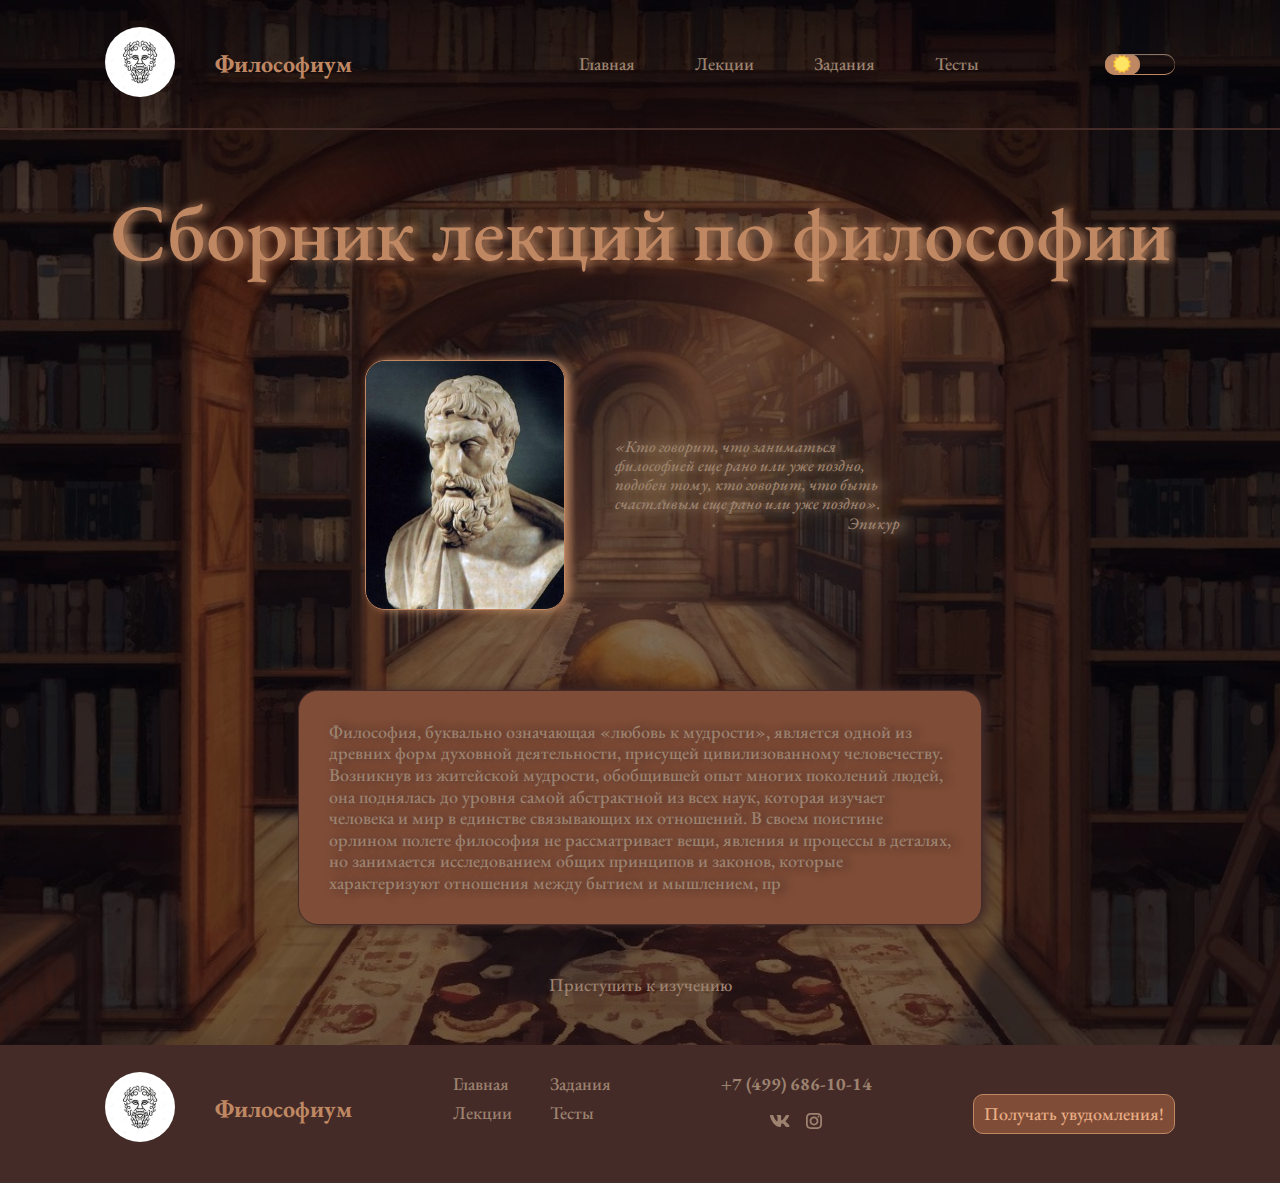
<file: index.html>
<!DOCTYPE html>
<html lang="ru">
  <head>
    <meta charset="utf-8" />
    <meta http-equiv="X-UA-Compatible" content="IE=edge" />
    <meta name="viewport" content="width=device-width, initial-scale=1.0" />
    <link rel="stylesheet" href="css/normalize.css" />
    <link rel="stylesheet" href="css/style.css" />
    <link rel="stylesheet" title="theme" href="#" />
    <title>Философиум</title>
  </head>
  <body>
    <div class="wrapper night">
      <header class="header">
        <div class="container">
          <nav class="nav">
            <div class="nav-group">
              <a href="./" class="logo">
                <img class="logo-img" src="img/logo.jpg" alt="logo" />
              </a>
              <h2 class="nav-title">Философиум</h2>
            </div>
            <ul class="nav-list">
              <li class="nav-list-item">
                <a href="index.html" class="nav-list-item-link">Главная</a>
              </li>
              <li class="nav-list-item">
                <a href="lectures.html" class="nav-list-item-link">Лекции</a>
              </li>
              <li class="nav-list-item">
                <a href="tasks.html" class="nav-list-item-link">Задания</a>
              </li>
              <li class="nav-list-item">
                <a href="tests.html" class="nav-list-item-link">Тесты</a>
              </li>
            </ul>
            <div class="change-theme-group">
              <input class="input-change-theme" type="checkbox" id="theme" />
              <label class="label-change-sun" for="theme" id="dark">
                <svg class="sun-icon">
                  <use href="img/sprite.svg#sun"></use>
                </svg>
              </label>
              <label class="label-change-moon" for="theme" id="light">
                <svg class="moon-icon">
                  <use href="img/sprite.svg#moon"></use>
                </svg>
              </label>
            </div>
          </nav>
          <!-- /.nav -->
        </div>
        <!-- /.container -->
      </header>
      <!-- /.header -->

      <main class="main">
        <section class="section">
          <div class="container">
            <h1 class="main-title">Сборник лекций по философии</h1>
            <div class="section-wrapper">
              <img class="epicurus-img" src="img/epicurus.jpg" alt="epicurus" />
              <div class="blockquote-wrapper">
                <blockquote class="blockquote">
                  «Кто говорит, что заниматься философией еще рано или уже
                  поздно, подобен тому, кто говорит, что быть счастливым еще
                  рано или уже поздно».
                </blockquote>
                <span class="author">Эпикур</span>
              </div>
            </div>
            <div class="main-text-wrapper">
              <p class="main-text">
                Философия, буквально означающая «любовь к мудрости», является
                одной из древних форм духовной деятельности, присущей
                цивилизованному человечеству. Возникнув из житейской мудрости,
                обобщившей опыт многих поколений людей, она поднялась до уровня
                самой абстрактной из всех наук, которая изучает человека и мир в
                единстве связывающих их отношений. В своем поистине орлином
                полете философия не рассматривает вещи, явления и процессы в
                деталях, но занимается исследованием общих принципов и законов,
                которые характеризуют отношения между бытием и мышлением, пр
              </p>
              <a href="lectures.html" class="next">Приступить к изучению</a>
            </div>
          </div>
          <!-- /.container -->
        </section>
        <!-- /.setion -->
      </main>
      <!-- /.main -->

      <footer class="footer">
        <div class="container footer-container">
          <div class="footer-group">
            <a href="./" class="logo">
              <img class="logo-img" src="img/logo.jpg" alt="logo" />
            </a>
            <h2 class="nav-title">Философиум</h2>
          </div>
          <ul class="footer-list">
            <li class="footer-list-item">
              <a href="index.html" class="footer-list-item-link">Главная</a>
            </li>
            <li class="footer-list-item">
              <a href="lectures.html" class="footer-list-item-link">Лекции</a>
            </li>
            <li class="footer-list-item">
              <a href="tasks.html" class="footer-list-item-link">Задания</a>
            </li>
            <li class="footer-list-item">
              <a href="tests.html" class="footer-list-item-link">Тесты</a>
            </li>
          </ul>
          <ul class="contacts-list">
            <li class="contacts-list-item">
              <a href="tel:+74996861014" class="contacts-list-item-link"
                >+7 (499) 686-10-14</a
              >
            </li>
            <li class="contacts-list-item">
              <ul class="social-list">
                <li class="contacts-list-item">
                  <a href="#" class="social-list-item-link">
                    <svg class="vk-icon" width="24" height="24">
                      <use href="img/sprite.svg#vk"></use>
                    </svg>
                  </a>
                </li>
                <li class="contacts-list-item">
                  <a href="#" class="social-list-item-link">
                    <svg class="inst-icon" width="24" height="24">
                      <use href="img/sprite.svg#inst"></use>
                    </svg>
                  </a>
                </li>
              </ul>
            </li>
          </ul>
          <button class="button-modal">Получать увудомления!</button>
        </div>
      </footer>

      <div class="modal">
        <div class="overlay">
          <div class="container">
            <div class="modal-wrapper">
              <svg class="close-icon">
                <use href="img/sprite.svg#close"></use>
              </svg>
              <h3 class="modal-title">
                Укажите имя и почту, чтобы получать уведомления о новых лекциях
              </h3>
              <form action="#" class="form-modal">
                <div class="input-group-modal">
                  <input
                    type="text"
                    class="input-modal"
                    id="first-input-modal"
                    placeholder=" "
                  />
                  <label for="first-input-modal" class="label-modal">Имя</label>
                  <label
                    for="first-input-modal"
                    class="error-first-label"
                  ></label>
                </div>
                <div class="input-group-modal">
                  <input
                    type="text"
                    class="input-modal"
                    id="second-input-modal"
                    placeholder=" "
                  />
                  <label
                    for="second-input-modal"
                    class="label-modal second-label-modal"
                    >Email</label
                  >
                  <label
                    for="second-input-modal"
                    class="error-second-label"
                  ></label>
                </div>
                <button type="submit" class="button-in-modal">Отправить</button>
              </form>
            </div>
          </div>
        </div>
      </div>

      <div class="modal send-modal">
        <div class="overlay">
          <div class="container">
            <div class="modal-wrapper">
              <svg class="close-icon">
                <use href="img/sprite.svg#close"></use>
              </svg>
              <h3 class="modal-title">Мы отправили письмо на вашу почту!</h3>
            </div>
          </div>
        </div>
      </div>
    </div>
    <!-- /.wrapper -->
    <script src="js/theme.js"></script>
    <script src="js/modal.js"></script>
  </body>
</html>
</file>
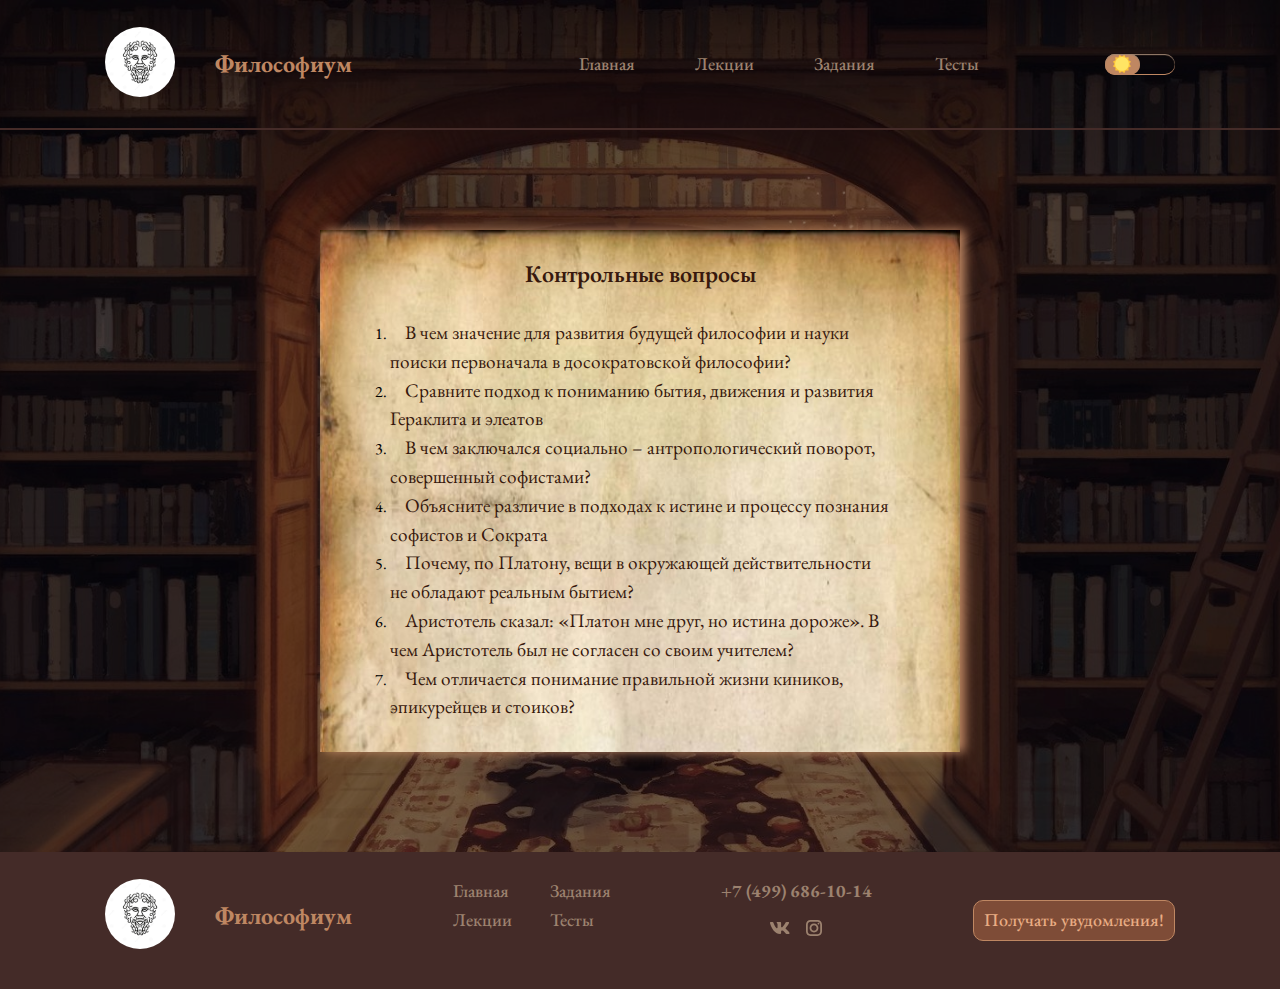
<file: antiquity-task.html>
<!DOCTYPE html>
<html lang="ru">
  <head>
    <meta charset="utf-8" />
    <meta http-equiv="X-UA-Compatible" content="IE=edge" />
    <meta name="viewport" content="width=device-width, initial-scale=1.0" />
    <link rel="stylesheet" href="css/normalize.css" />
    <link rel="stylesheet" href="css/style.css" />
    <link rel="stylesheet" title="theme" href="#" />
    <title>Философиум</title>
  </head>
  <body>
    <div class="wrapper night">
      <header class="header">
        <div class="container">
          <nav class="nav">
            <div class="nav-group">
              <a href="./" class="logo">
                <img class="logo-img" src="img/logo.jpg" alt="logo" />
              </a>
              <h2 class="nav-title">Философиум</h2>
            </div>
            <ul class="nav-list">
              <li class="nav-list-item">
                <a href="index.html" class="nav-list-item-link">Главная</a>
              </li>
              <li class="nav-list-item">
                <a href="lectures.html" class="nav-list-item-link">Лекции</a>
              </li>
              <li class="nav-list-item">
                <a href="tasks.html" class="nav-list-item-link">Задания</a>
              </li>
              <li class="nav-list-item">
                <a href="tests.html" class="nav-list-item-link">Тесты</a>
              </li>
            </ul>
            <div class="change-theme-group">
              <input class="input-change-theme" type="checkbox" id="theme" />
              <label class="label-change-sun" for="theme" id="dark">
                <svg class="sun-icon">
                  <use href="img/sprite.svg#sun"></use>
                </svg>
              </label>
              <label class="label-change-moon" for="theme" id="light">
                <svg class="moon-icon">
                  <use href="img/sprite.svg#moon"></use>
                </svg>
              </label>
            </div>
          </nav>
          <!-- /.nav -->
        </div>
        <!-- /.container -->
      </header>
      <!-- /.header -->

      <main class="main">
        <section class="section">
          <div class="container background-wrapper background-wrapper-tasks">
            <h3 class="antiquity-title">Контрольные вопросы</h3>
            <ol class="antiquity-list antiquity-list-task">
              <li class="antiquity-list-item">
                <span class="antiquity-item-text"
                  >В чем значение для развития будущей философии и науки поиски
                  первоначала в досократовской философии?</span
                >
              </li>
              <li class="antiquity-list-item">
                <span class="antiquity-item-text">
                  Сравните подход к пониманию бытия, движения и развития
                  Гераклита и элеатов</span
                >
              </li>
              <li class="antiquity-list-item">
                <span class="antiquity-item-text"
                  >В чем заключался социально – антропологический поворот,
                  совершенный софистами?
                </span>
              </li>
              <li class="antiquity-list-item">
                <span class="antiquity-item-text"
                  >Объясните различие в подходах к истине и процессу познания
                  софистов и Сократа
                </span>
              </li>
              <li class="antiquity-list-item">
                <span class="antiquity-item-text"
                  >Почему, по Платону, вещи в окружающей действительности не
                  обладают реальным бытием?
                </span>
              </li>
              <li class="antiquity-list-item">
                <span class="antiquity-item-text"
                  >Аристотель сказал: «Платон мне друг, но истина дороже». В чем
                  Аристотель был не согласен со своим учителем?
                </span>
              </li>
              <li class="antiquity-list-item">
                <span class="antiquity-item-text"
                  >Чем отличается понимание правильной жизни киников,
                  эпикурейцев и стоиков?
                </span>
              </li>
            </ol>
          </div>
          <!-- /.container -->
        </section>
        <!-- /.setion -->
      </main>
      <!-- /.main -->

      <footer class="footer">
        <div class="container footer-container">
          <div class="footer-group">
            <a href="./" class="logo">
              <img class="logo-img" src="img/logo.jpg" alt="logo" />
            </a>
            <h2 class="nav-title">Философиум</h2>
          </div>
          <ul class="footer-list">
            <li class="footer-list-item">
              <a href="index.html" class="footer-list-item-link">Главная</a>
            </li>
            <li class="footer-list-item">
              <a href="lectures.html" class="footer-list-item-link">Лекции</a>
            </li>
            <li class="footer-list-item">
              <a href="tasks.html" class="footer-list-item-link">Задания</a>
            </li>
            <li class="footer-list-item">
              <a href="tests.html" class="footer-list-item-link">Тесты</a>
            </li>
          </ul>
          <ul class="contacts-list">
            <li class="contacts-list-item">
              <a href="tel:+74996861014" class="contacts-list-item-link"
                >+7 (499) 686-10-14</a
              >
            </li>
            <li class="contacts-list-item">
              <ul class="social-list">
                <li class="contacts-list-item">
                  <a href="#" class="social-list-item-link">
                    <svg class="vk-icon" width="24" height="24">
                      <use href="img/sprite.svg#vk"></use>
                    </svg>
                  </a>
                </li>
                <li class="contacts-list-item">
                  <a href="#" class="social-list-item-link">
                    <svg class="inst-icon" width="24" height="24">
                      <use href="img/sprite.svg#inst"></use>
                    </svg>
                  </a>
                </li>
              </ul>
            </li>
          </ul>
          <button class="button-modal">Получать увудомления!</button>
        </div>
      </footer>

      <div class="modal">
        <div class="overlay">
          <div class="container">
            <div class="modal-wrapper">
              <svg class="close-icon">
                <use href="img/sprite.svg#close"></use>
              </svg>
              <h3 class="modal-title">
                Укажите имя и почту, чтобы получать уведомления о новых лекциях
              </h3>
              <form action="#" class="form-modal">
                <div class="input-group-modal">
                  <input
                    type="text"
                    class="input-modal"
                    id="first-input-modal"
                    placeholder=" "
                  />
                  <label for="first-input-modal" class="label-modal">Имя</label>
                  <label
                    for="first-input-modal"
                    class="error-first-label"
                  ></label>
                </div>
                <div class="input-group-modal">
                  <input
                    type="text"
                    class="input-modal"
                    id="second-input-modal"
                    placeholder=" "
                  />
                  <label
                    for="second-input-modal"
                    class="label-modal second-label-modal"
                    >Email</label
                  >
                  <label
                    for="second-input-modal"
                    class="error-second-label"
                  ></label>
                </div>
                <button type="submit" class="button-in-modal">Отправить</button>
              </form>
            </div>
          </div>
        </div>
      </div>

      <div class="modal send-modal">
        <div class="overlay">
          <div class="container">
            <div class="modal-wrapper">
              <svg class="close-icon">
                <use href="img/sprite.svg#close"></use>
              </svg>
              <h3 class="modal-title">Мы отправили письмо на вашу почту!</h3>
            </div>
          </div>
        </div>
      </div>
    </div>
    <!-- /.wrapper -->
    <script src="js/theme.js"></script>
    <script src="js/modal.js"></script>
  </body>
</html>
</file>
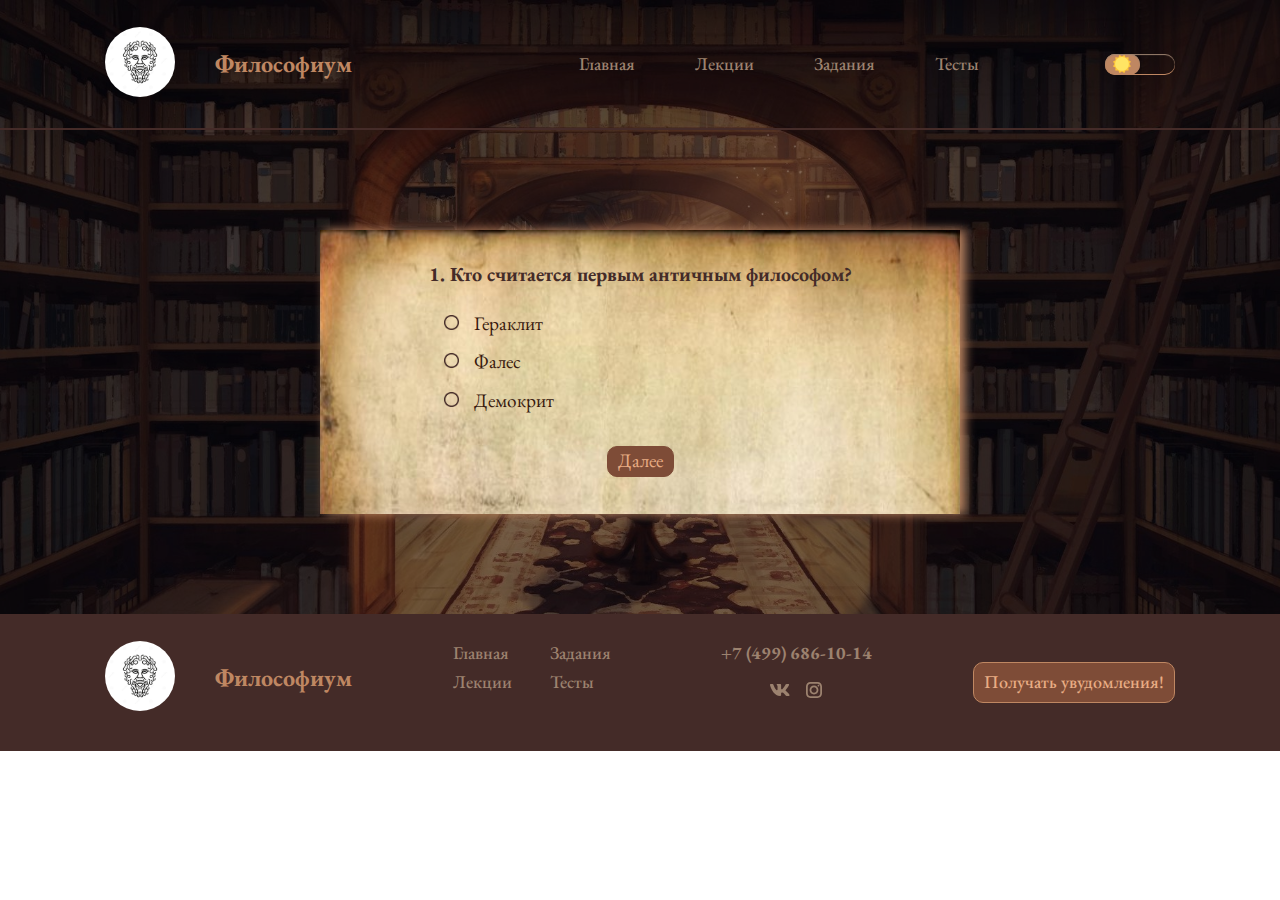
<file: antiquity-test.html>
<!DOCTYPE html>
<html lang="ru">
  <head>
    <meta charset="utf-8" />
    <meta http-equiv="X-UA-Compatible" content="IE=edge" />
    <meta name="viewport" content="width=device-width, initial-scale=1.0" />
    <link rel="stylesheet" href="css/normalize.css" />
    <link rel="stylesheet" href="css/style.css" />
    <link rel="stylesheet" title="theme" href="#" />
    <title>Философиум</title>
  </head>
  <body>
    <div class="wrapper night">
      <header class="header">
        <div class="container">
          <nav class="nav">
            <div class="nav-group">
              <a href="./" class="logo">
                <img class="logo-img" src="img/logo.jpg" alt="logo" />
              </a>
              <h2 class="nav-title">Философиум</h2>
            </div>
            <ul class="nav-list">
              <li class="nav-list-item">
                <a href="index.html" class="nav-list-item-link">Главная</a>
              </li>
              <li class="nav-list-item">
                <a href="lectures.html" class="nav-list-item-link">Лекции</a>
              </li>
              <li class="nav-list-item">
                <a href="tasks.html" class="nav-list-item-link">Задания</a>
              </li>
              <li class="nav-list-item">
                <a href="tests.html" class="nav-list-item-link">Тесты</a>
              </li>
            </ul>
            <div class="change-theme-group">
              <input class="input-change-theme" type="checkbox" id="theme" />
              <label class="label-change-sun" for="theme" id="dark">
                <svg class="sun-icon">
                  <use href="img/sprite.svg#sun"></use>
                </svg>
              </label>
              <label class="label-change-moon" for="theme" id="light">
                <svg class="moon-icon">
                  <use href="img/sprite.svg#moon"></use>
                </svg>
              </label>
            </div>
          </nav>
          <!-- /.nav -->
        </div>
        <!-- /.container -->
      </header>
      <!-- /.header -->

      <main class="main">
        <section class="section">
          <div
            class="container background-wrapper background-wrapper-tasks background-wrapper-tests"
          >
            <form action="" class="questions-wrapper"></form>
            <!-- <ol class="antiquity-list antiquity-list-task">
              <li class="antiquity-list-item">
                <span class="antiquity-item-text"
                  >Кто считается первым античным философом</span
                >
                <ul class="answers-list">
                  <li class="answers-list-item">
                    <span class="antiquity-item-text">Гераклит</span>
                  </li>
                  <li class="answers-list-item">
                    <span class="antiquity-item-text">Фалес</span>
                  </li>
                  <li class="answers-list-item">
                    <span class="antiquity-item-text">Демокрит</span>
                  </li>
                </ul>
              </li>
              <li class="antiquity-list-item">
                <span class="antiquity-item-text"
                  >Какой период в античной философии называют также периодом
                  большого синтеза?</span
                >
                <ul class="answers-list">
                  <li class="answers-list-item">
                    <span class="antiquity-item-text">Классический</span>
                  </li>
                  <li class="answers-list-item">
                    <span class="antiquity-item-text">Гуманистический</span>
                  </li>
                  <li class="answers-list-item">
                    <span class="antiquity-item-text">Религиозный</span>
                  </li>
                </ul>
              </li>
              <li class="antiquity-list-item">
                <span class="antiquity-item-text"
                  >Каких вопросов в большей части касалась греческая
                  натурфилософия?</span
                >
                <ul class="answers-list">
                  <li class="answers-list-item">
                    <span class="antiquity-item-text">Этики и эстетики</span>
                  </li>
                  <li class="answers-list-item">
                    <span class="antiquity-item-text">Логики</span>
                  </li>
                  <li class="answers-list-item">
                    <span class="antiquity-item-text"
                      >Космогонии и космологии</span
                    >
                  </li>
                </ul>
              </li>
              <li class="antiquity-list-item">
                <span class="antiquity-item-text"
                  >Кто из этих философов относился к пифагорейцам?
                </span>
                <ul class="answers-list">
                  <li class="answers-list-item">
                    <span class="antiquity-item-text">Алмекон Кротонский</span>
                  </li>
                  <li class="answers-list-item">
                    <span class="antiquity-item-text">Кратил</span>
                  </li>
                  <li class="answers-list-item">
                    <span class="antiquity-item-text">Анаксимен</span>
                  </li>
                </ul>
              </li>
              <li class="antiquity-list-item">
                <span class="antiquity-item-text"
                  >Выберите две крупнейшие сократические школы.
                </span>
                <ul class="answers-list">
                  <li class="answers-list-item">
                    <span class="antiquity-item-text">Киники киренаики</span>
                  </li>
                  <li class="answers-list-item">
                    <span class="antiquity-item-text">Платоники киники</span>
                  </li>
                  <li class="answers-list-item">
                    <span class="antiquity-item-text"
                      >Платоники мегеская школа</span
                    >
                  </li>
                </ul>
              </li>
              <li class="antiquity-list-item">
                <span class="antiquity-item-text"
                  >Представителями чьей школы являлись перипатетики?
                </span>
                <ul class="answers-list">
                  <li class="answers-list-item">
                    <span class="antiquity-item-text">Платон</span>
                  </li>
                  <li class="answers-list-item">
                    <span class="antiquity-item-text">Сократ</span>
                  </li>
                  <li class="answers-list-item">
                    <span class="antiquity-item-text">Аристотель</span>
                  </li>
                </ul>
              </li>
              <li class="antiquity-list-item">
                <span class="antiquity-item-text">
                  В какой период появилась философия скептицизма?
                </span>
                <ul class="answers-list">
                  <li class="answers-list-item">
                    <span class="antiquity-item-text">В натурфилософский</span>
                  </li>
                  <li class="answers-list-item">
                    <span class="antiquity-item-text">В эллинический</span>
                  </li>
                  <li class="answers-list-item">
                    <span class="antiquity-item-text">В гуманистический</span>
                  </li>
                </ul>
              </li>
            </ol> -->
            <div class="test-btn-group">
              <button class="test-btn-prev">Назад</button>
              <button class="test-btn-next">Далее</button>
              <a href="tests.html" class="test-btn-next test-btn-back">
                Вернуться к тестам
              </a>
              <button class="test-btn-next test-btn-again">
                Пройти заново
              </button>
            </div>
          </div>
          <!-- /.container -->
        </section>
        <!-- /.setion -->
      </main>
      <!-- /.main -->

      <footer class="footer">
        <div class="container footer-container">
          <div class="footer-group">
            <a href="./" class="logo">
              <img class="logo-img" src="img/logo.jpg" alt="logo" />
            </a>
            <h2 class="nav-title">Философиум</h2>
          </div>
          <ul class="footer-list">
            <li class="footer-list-item">
              <a href="index.html" class="footer-list-item-link">Главная</a>
            </li>
            <li class="footer-list-item">
              <a href="lectures.html" class="footer-list-item-link">Лекции</a>
            </li>
            <li class="footer-list-item">
              <a href="tasks.html" class="footer-list-item-link">Задания</a>
            </li>
            <li class="footer-list-item">
              <a href="tests.html" class="footer-list-item-link">Тесты</a>
            </li>
          </ul>
          <ul class="contacts-list">
            <li class="contacts-list-item">
              <a href="tel:+74996861014" class="contacts-list-item-link"
                >+7 (499) 686-10-14</a
              >
            </li>
            <li class="contacts-list-item">
              <ul class="social-list">
                <li class="contacts-list-item">
                  <a href="#" class="social-list-item-link">
                    <svg class="vk-icon" width="24" height="24">
                      <use href="img/sprite.svg#vk"></use>
                    </svg>
                  </a>
                </li>
                <li class="contacts-list-item">
                  <a href="#" class="social-list-item-link">
                    <svg class="inst-icon" width="24" height="24">
                      <use href="img/sprite.svg#inst"></use>
                    </svg>
                  </a>
                </li>
              </ul>
            </li>
          </ul>
          <button class="button-modal">Получать увудомления!</button>
        </div>
      </footer>

      <div class="modal">
        <div class="overlay">
          <div class="container">
            <div class="modal-wrapper">
              <svg class="close-icon">
                <use href="img/sprite.svg#close"></use>
              </svg>
              <h3 class="modal-title">
                Укажите имя и почту, чтобы получать уведомления о новых лекциях
              </h3>
              <form action="#" class="form-modal">
                <div class="input-group-modal">
                  <input
                    type="text"
                    class="input-modal"
                    id="first-input-modal"
                    placeholder=" "
                  />
                  <label for="first-input-modal" class="label-modal">Имя</label>
                  <label
                    for="first-input-modal"
                    class="error-first-label"
                  ></label>
                </div>
                <div class="input-group-modal">
                  <input
                    type="text"
                    class="input-modal"
                    id="second-input-modal"
                    placeholder=" "
                  />
                  <label
                    for="second-input-modal"
                    class="label-modal second-label-modal"
                    >Email</label
                  >
                  <label
                    for="second-input-modal"
                    class="error-second-label"
                  ></label>
                </div>
                <button type="submit" class="button-in-modal">Отправить</button>
              </form>
            </div>
          </div>
        </div>
      </div>

      <div class="modal send-modal">
        <div class="overlay">
          <div class="container">
            <div class="modal-wrapper">
              <svg class="close-icon">
                <use href="img/sprite.svg#close"></use>
              </svg>
              <h3 class="modal-title">Мы отправили письмо на вашу почту!</h3>
            </div>
          </div>
        </div>
      </div>
    </div>
    <!-- /.wrapper -->
    <script src="js/theme.js"></script>
    <script src="js/modal.js"></script>
    <script src="js/antiquity-test.js"></script>
  </body>
</html>
</file>
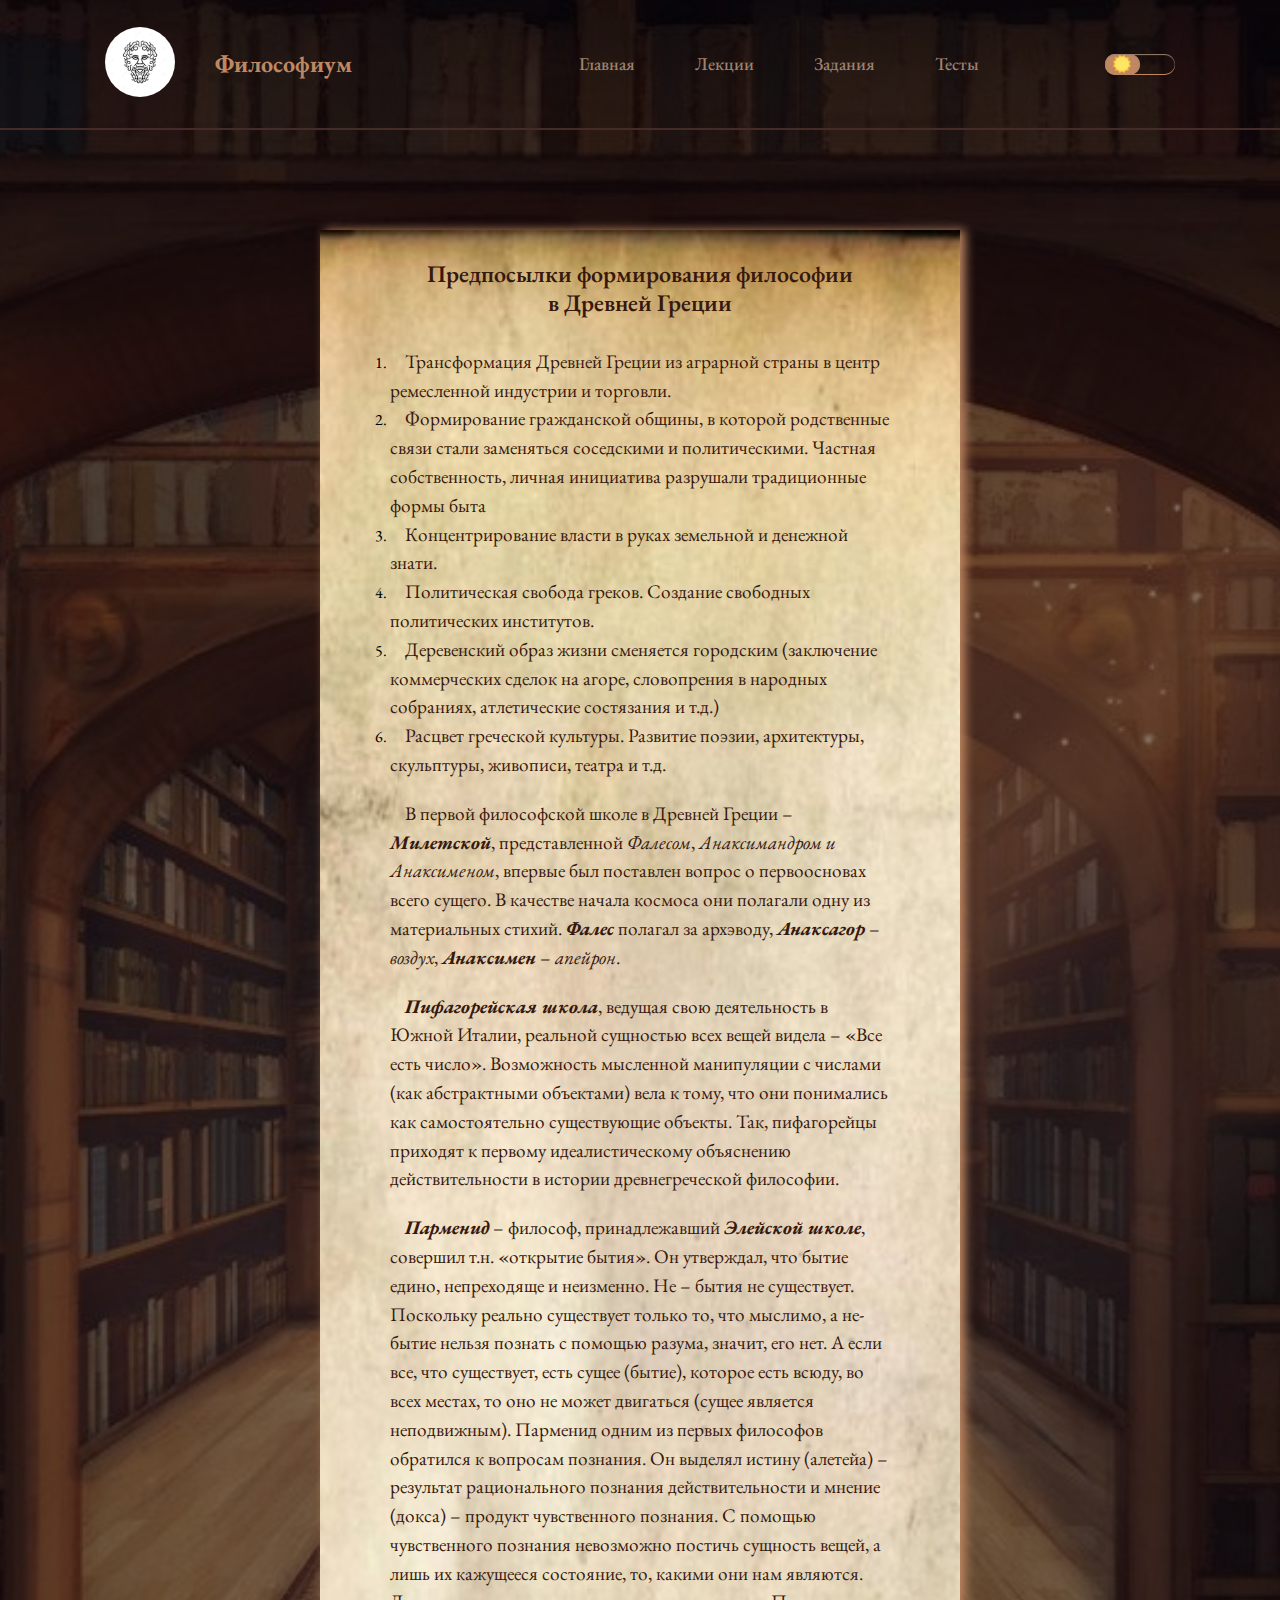
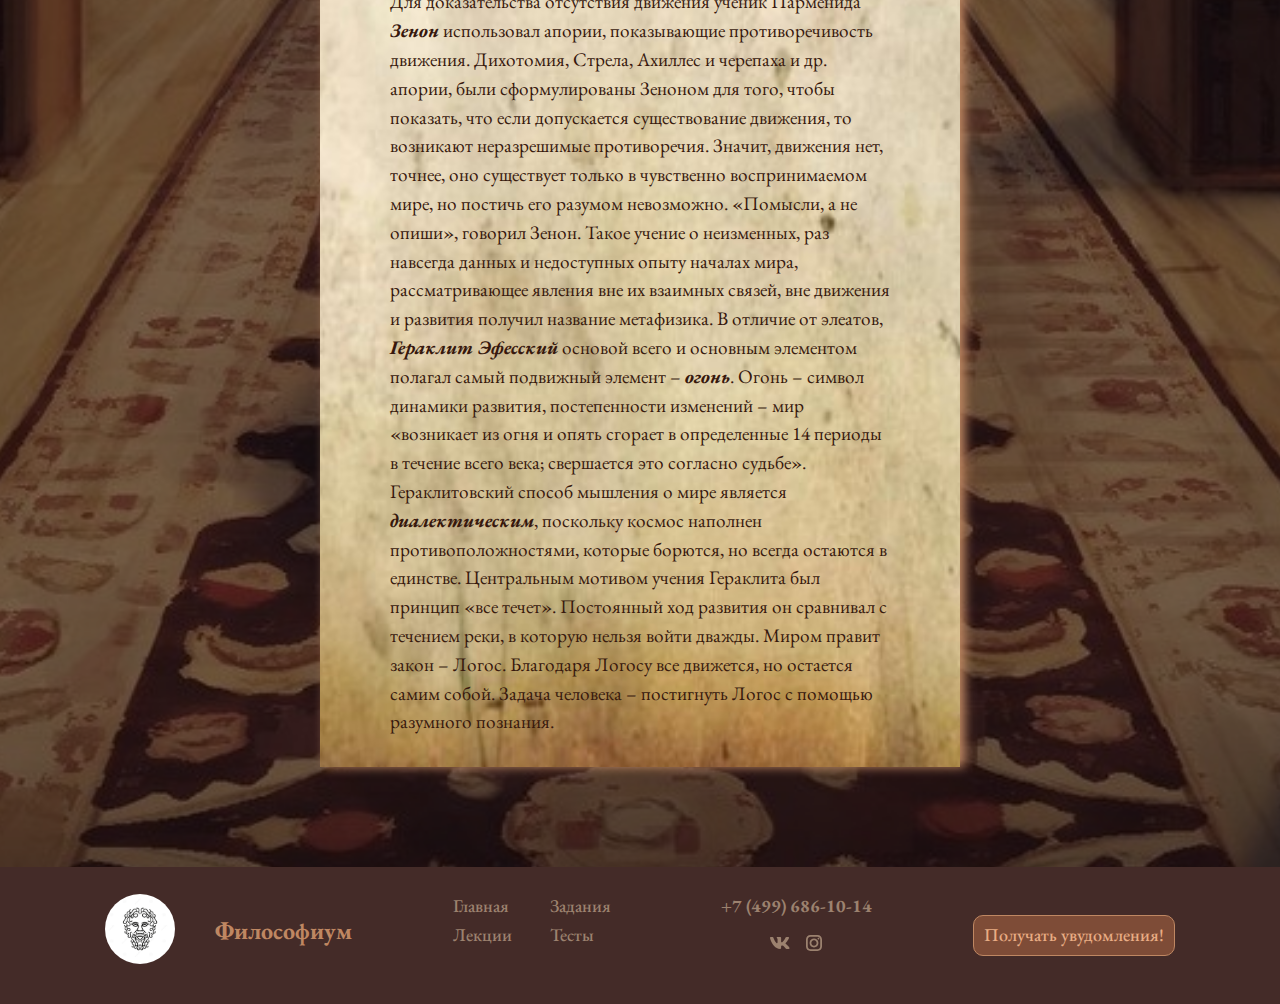
<file: antiquity.html>
<!DOCTYPE html>
<html lang="ru">
  <head>
    <meta charset="utf-8" />
    <meta http-equiv="X-UA-Compatible" content="IE=edge" />
    <meta name="viewport" content="width=device-width, initial-scale=1.0" />
    <link rel="stylesheet" href="css/normalize.css" />
    <link rel="stylesheet" href="css/style.css" />
    <link rel="stylesheet" title="theme" href="#" />
    <title>Философиум</title>
  </head>
  <body>
    <div class="wrapper night">
      <header class="header">
        <div class="container">
          <nav class="nav">
            <div class="nav-group">
              <a href="./" class="logo">
                <img class="logo-img" src="img/logo.jpg" alt="logo" />
              </a>
              <h2 class="nav-title">Философиум</h2>
            </div>
            <ul class="nav-list">
              <li class="nav-list-item">
                <a href="index.html" class="nav-list-item-link">Главная</a>
              </li>
              <li class="nav-list-item">
                <a href="lectures.html" class="nav-list-item-link">Лекции</a>
              </li>
              <li class="nav-list-item">
                <a href="tasks.html" class="nav-list-item-link">Задания</a>
              </li>
              <li class="nav-list-item">
                <a href="tests.html" class="nav-list-item-link">Тесты</a>
              </li>
            </ul>
            <div class="change-theme-group">
              <input class="input-change-theme" type="checkbox" id="theme" />
              <label class="label-change-sun" for="theme" id="dark">
                <svg class="sun-icon">
                  <use href="img/sprite.svg#sun"></use>
                </svg>
              </label>
              <label class="label-change-moon" for="theme" id="light">
                <svg class="moon-icon">
                  <use href="img/sprite.svg#moon"></use>
                </svg>
              </label>
            </div>
          </nav>
          <!-- /.nav -->
        </div>
        <!-- /.container -->
      </header>
      <!-- /.header -->

      <main class="main">
        <section class="section">
          <div class="container background-wrapper">
            <h3 class="antiquity-title">
              Предпосылки формирования философии в Древней Греции
            </h3>
            <ol class="antiquity-list">
              <li class="antiquity-list-item">
                <span class="antiquity-item-text"
                  >Трансформация Древней Греции из аграрной страны в центр
                  ремесленной индустрии и торговли.</span
                >
              </li>
              <li class="antiquity-list-item">
                <span class="antiquity-item-text">
                  Формирование гражданской общины, в которой родственные связи
                  стали заменяться соседскими и политическими. Частная
                  собственность, личная инициатива разрушали традиционные формы
                  быта</span
                >
              </li>
              <li class="antiquity-list-item">
                <span class="antiquity-item-text"
                  >Концентрирование власти в руках земельной и денежной
                  знати.</span
                >
              </li>
              <li class="antiquity-list-item">
                <span class="antiquity-item-text"
                  >Политическая свобода греков. Создание свободных политических
                  институтов.
                </span>
              </li>
              <li class="antiquity-list-item">
                <span class="antiquity-item-text"
                  >Деревенский образ жизни сменяется городским (заключение
                  коммерческих сделок на агоре, словопрения в народных
                  собраниях, атлетические состязания и т.д.)
                </span>
              </li>
              <li class="antiquity-list-item">
                <span class="antiquity-item-text"
                  >Расцвет греческой культуры. Развитие поэзии, архитектуры,
                  скульптуры, живописи, театра и т.д.
                </span>
              </li>
            </ol>

            <p class="antiquity-text">
              В первой философской школе в Древней Греции –
              <strong><em>Милетской</em></strong
              >, представленной <em>Фалесом</em>, <em>Анаксимандром</em>
              <em>и Анаксименом</em>, впервые был поставлен вопрос о
              первоосновах всего сущего. В качестве начала космоса они полагали
              одну из материальных стихий.
              <strong><em>Фалес</em></strong> полагал за архэводу,
              <strong><em>Анаксагор</em></strong> – <em>воздух</em>,
              <strong><em>Анаксимен</em></strong> – <em>апейрон</em>.
            </p>

            <p class="antiquity-text">
              <strong><em>Пифагорейская школа</em></strong
              >, ведущая свою деятельность в Южной Италии, реальной сущностью
              всех вещей видела – «Все есть число». Возможность мысленной
              манипуляции с числами (как абстрактными объектами) вела к тому,
              что они понимались как самостоятельно существующие объекты. Так,
              пифагорейцы приходят к первому идеалистическому объяснению
              действительности в истории древнегреческой философии.
            </p>

            <p class="antiquity-text">
              <strong><em>Парменид</em></strong> – философ, принадлежавший
              <strong><em>Элейской школе</em></strong
              >, совершил т.н. «открытие бытия». Он утверждал, что бытие едино,
              непреходяще и неизменно. Не – бытия не существует. Поскольку
              реально существует только то, что мыслимо, а не-бытие нельзя
              познать с помощью разума, значит, его нет. А если все, что
              существует, есть сущее (бытие), которое есть всюду, во всех
              местах, то оно не может двигаться (сущее является неподвижным).
              Парменид одним из первых философов обратился к вопросам познания.
              Он выделял истину (алетейа) – результат рационального познания
              действительности и мнение (докса) – продукт чувственного познания.
              С помощью чувственного познания невозможно постичь сущность вещей,
              а лишь их кажущееся состояние, то, какими они нам являются. Для
              доказательства отсутствия движения ученик Парменида
              <strong><em>Зенон</em></strong>
              использовал апории, показывающие противоречивость движения.
              Дихотомия, Стрела, Ахиллес и черепаха и др. апории, были
              сформулированы Зеноном для того, чтобы показать, что если
              допускается существование движения, то возникают неразрешимые
              противоречия. Значит, движения нет, точнее, оно существует только
              в чувственно воспринимаемом мире, но постичь его разумом
              невозможно. «Помысли, а не опиши», говорил Зенон. Такое учение о
              неизменных, раз навсегда данных и недоступных опыту началах мира,
              рассматривающее явления вне их взаимных связей, вне движения и
              развития получил название метафизика. В отличие от элеатов,
              <strong><em>Гераклит Эфесский</em></strong> основой всего и
              основным элементом полагал самый подвижный элемент –
              <strong><em>огонь</em></strong
              >. Огонь – символ динамики развития, постепенности изменений – мир
              «возникает из огня и опять сгорает в определенные 14 периоды в
              течение всего века; свершается это согласно судьбе».
              Гераклитовский способ мышления о мире является
              <strong><em>диалектическим</em></strong
              >, поскольку космос наполнен противоположностями, которые борются,
              но всегда остаются в единстве. Центральным мотивом учения
              Гераклита был принцип «все течет». Постоянный ход развития он
              сравнивал с течением реки, в которую нельзя войти дважды. Миром
              правит закон – Логос. Благодаря Логосу все движется, но остается
              самим собой. Задача человека – постигнуть Логос с помощью
              разумного познания.
            </p>
          </div>
          <!-- /.container -->
        </section>
        <!-- /.setion -->
      </main>
      <!-- /.main -->

      <footer class="footer">
        <div class="container footer-container">
          <div class="footer-group">
            <a href="./" class="logo">
              <img class="logo-img" src="img/logo.jpg" alt="logo" />
            </a>
            <h2 class="nav-title">Философиум</h2>
          </div>
          <ul class="footer-list">
            <li class="footer-list-item">
              <a href="index.html" class="footer-list-item-link">Главная</a>
            </li>
            <li class="footer-list-item">
              <a href="lectures.html" class="footer-list-item-link">Лекции</a>
            </li>
            <li class="footer-list-item">
              <a href="tasks.html" class="footer-list-item-link">Задания</a>
            </li>
            <li class="footer-list-item">
              <a href="tests.html" class="footer-list-item-link">Тесты</a>
            </li>
          </ul>
          <ul class="contacts-list">
            <li class="contacts-list-item">
              <a href="tel:+74996861014" class="contacts-list-item-link"
                >+7 (499) 686-10-14</a
              >
            </li>
            <li class="contacts-list-item">
              <ul class="social-list">
                <li class="contacts-list-item">
                  <a href="#" class="social-list-item-link">
                    <svg class="vk-icon" width="24" height="24">
                      <use href="img/sprite.svg#vk"></use>
                    </svg>
                  </a>
                </li>
                <li class="contacts-list-item">
                  <a href="#" class="social-list-item-link">
                    <svg class="inst-icon" width="24" height="24">
                      <use href="img/sprite.svg#inst"></use>
                    </svg>
                  </a>
                </li>
              </ul>
            </li>
          </ul>
          <button class="button-modal">Получать увудомления!</button>
        </div>
      </footer>

      <div class="modal">
        <div class="overlay">
          <div class="container">
            <div class="modal-wrapper">
              <svg class="close-icon">
                <use href="img/sprite.svg#close"></use>
              </svg>
              <h3 class="modal-title">
                Укажите имя и почту, чтобы получать уведомления о новых лекциях
              </h3>
              <form action="#" class="form-modal">
                <div class="input-group-modal">
                  <input
                    type="text"
                    class="input-modal"
                    id="first-input-modal"
                    placeholder=" "
                  />
                  <label for="first-input-modal" class="label-modal">Имя</label>
                  <label
                    for="first-input-modal"
                    class="error-first-label"
                  ></label>
                </div>
                <div class="input-group-modal">
                  <input
                    type="text"
                    class="input-modal"
                    id="second-input-modal"
                    placeholder=" "
                  />
                  <label
                    for="second-input-modal"
                    class="label-modal second-label-modal"
                    >Email</label
                  >
                  <label
                    for="second-input-modal"
                    class="error-second-label"
                  ></label>
                </div>
                <button type="submit" class="button-in-modal">Отправить</button>
              </form>
            </div>
          </div>
        </div>
      </div>

      <div class="modal send-modal">
        <div class="overlay">
          <div class="container">
            <div class="modal-wrapper">
              <svg class="close-icon">
                <use href="img/sprite.svg#close"></use>
              </svg>
              <h3 class="modal-title">Мы отправили письмо на вашу почту!</h3>
            </div>
          </div>
        </div>
      </div>
    </div>
    <!-- /.wrapper -->
    <script src="js/theme.js"></script>
    <script src="js/modal.js"></script>
  </body>
</html>
</file>
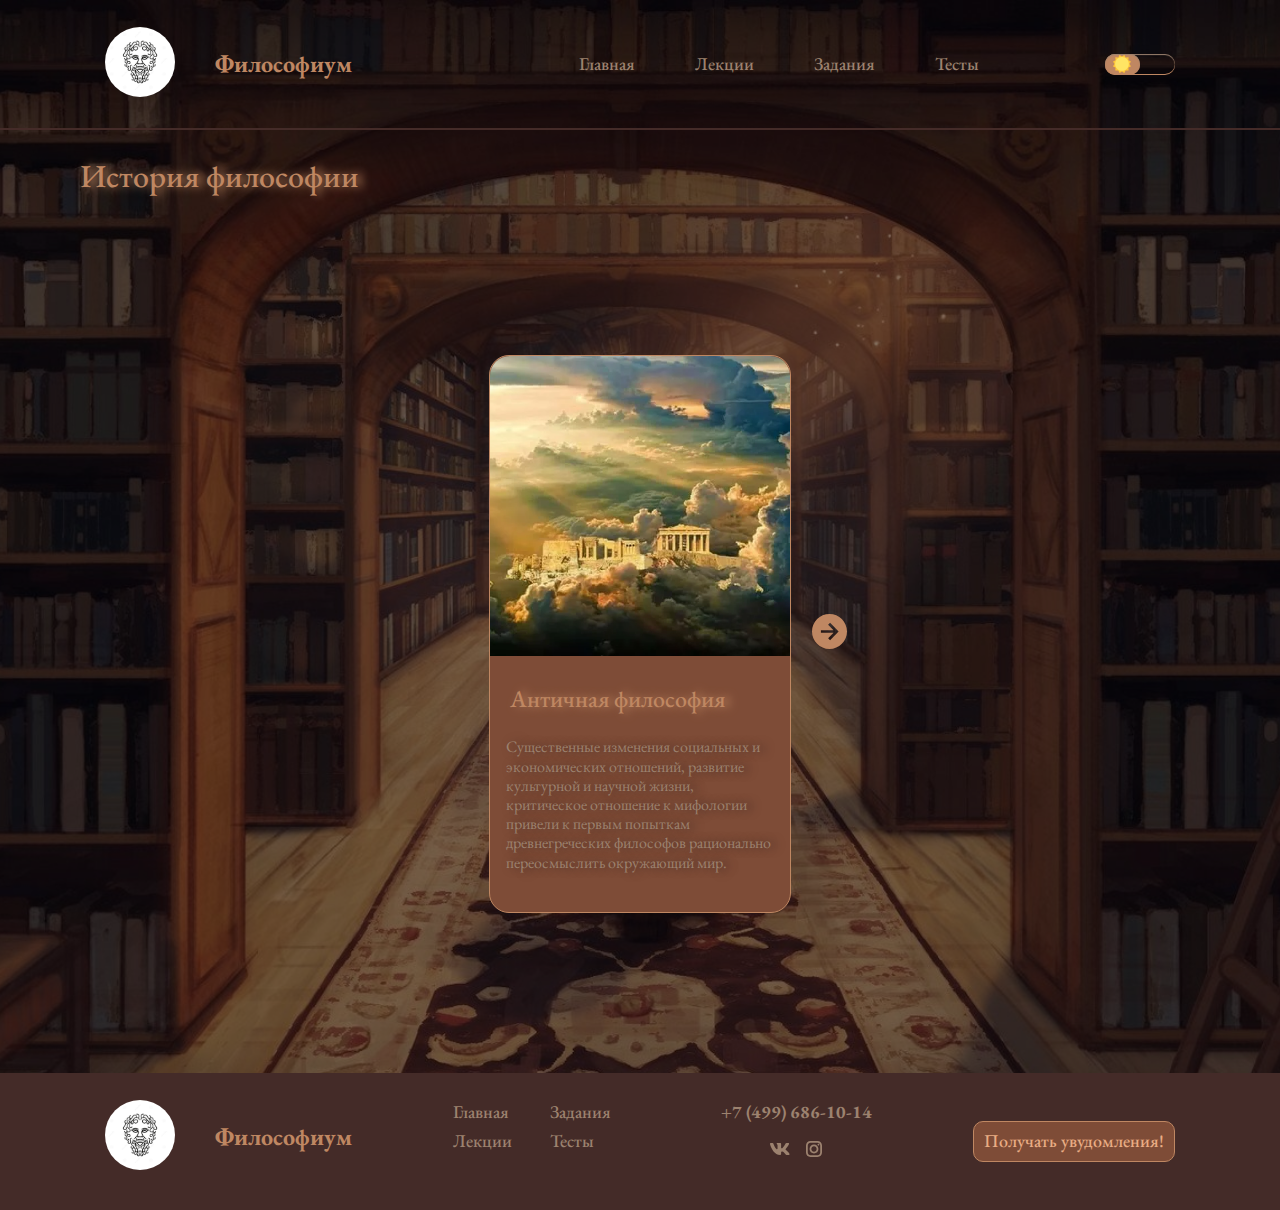
<file: lectures.html>
<!DOCTYPE html>
<html lang="ru">
  <head>
    <meta charset="utf-8" />
    <meta http-equiv="X-UA-Compatible" content="IE=edge" />
    <meta name="viewport" content="width=device-width, initial-scale=1.0" />
    <link rel="stylesheet" href="css/normalize.css" />
    <link rel="stylesheet" href="css/style.css" />
    <link rel="stylesheet" title="theme" href="#" />
    <title>Философиум</title>
  </head>
  <body>
    <div class="wrapper night">
      <header class="header">
        <div class="container">
          <nav class="nav">
            <div class="nav-group">
              <a href="./" class="logo">
                <img class="logo-img" src="img/logo.jpg" alt="logo" />
              </a>
              <h2 class="nav-title">Философиум</h2>
            </div>
            <ul class="nav-list">
              <li class="nav-list-item">
                <a href="index.html" class="nav-list-item-link">Главная</a>
              </li>
              <li class="nav-list-item">
                <a href="lectures.html" class="nav-list-item-link">Лекции</a>
              </li>
              <li class="nav-list-item">
                <a href="tasks.html" class="nav-list-item-link">Задания</a>
              </li>
              <li class="nav-list-item">
                <a href="tests.html" class="nav-list-item-link">Тесты</a>
              </li>
            </ul>
            <div class="change-theme-group">
              <input class="input-change-theme" type="checkbox" id="theme" />
              <label class="label-change-sun" for="theme" id="dark">
                <svg class="sun-icon">
                  <use href="img/sprite.svg#sun"></use>
                </svg>
              </label>
              <label class="label-change-moon" for="theme" id="light">
                <svg class="moon-icon">
                  <use href="img/sprite.svg#moon"></use>
                </svg>
              </label>
            </div>
          </nav>
          <!-- /.nav -->
        </div>
        <!-- /.container -->
      </header>
      <!-- /.header -->

      <main class="main">
        <section class="section">
          <div class="container lectures-container">
            <h2 class="lectures-title">История философии</h2>
            <div class="lectures-wrapper"></div>
          </div>
          <!-- /.container -->
        </section>
        <!-- /.setion -->
      </main>
      <!-- /.main -->

      <footer class="footer">
        <div class="container footer-container">
          <div class="footer-group">
            <a href="./" class="logo">
              <img class="logo-img" src="img/logo.jpg" alt="logo" />
            </a>
            <h2 class="nav-title">Философиум</h2>
          </div>
          <ul class="footer-list">
            <li class="footer-list-item">
              <a href="index.html" class="footer-list-item-link">Главная</a>
            </li>
            <li class="footer-list-item">
              <a href="lectures.html" class="footer-list-item-link">Лекции</a>
            </li>
            <li class="footer-list-item">
              <a href="tasks.html" class="footer-list-item-link">Задания</a>
            </li>
            <li class="footer-list-item">
              <a href="tests.html" class="footer-list-item-link">Тесты</a>
            </li>
          </ul>
          <ul class="contacts-list">
            <li class="contacts-list-item">
              <a href="tel:+74996861014" class="contacts-list-item-link"
                >+7 (499) 686-10-14</a
              >
            </li>
            <li class="contacts-list-item">
              <ul class="social-list">
                <li class="contacts-list-item">
                  <a href="#" class="social-list-item-link">
                    <svg class="vk-icon" width="24" height="24">
                      <use href="img/sprite.svg#vk"></use>
                    </svg>
                  </a>
                </li>
                <li class="contacts-list-item">
                  <a href="#" class="social-list-item-link">
                    <svg class="inst-icon" width="24" height="24">
                      <use href="img/sprite.svg#inst"></use>
                    </svg>
                  </a>
                </li>
              </ul>
            </li>
          </ul>
          <button class="button-modal">Получать увудомления!</button>
        </div>
      </footer>

      <div class="modal">
        <div class="overlay">
          <div class="container">
            <div class="modal-wrapper">
              <svg class="close-icon">
                <use href="img/sprite.svg#close"></use>
              </svg>
              <h3 class="modal-title">
                Укажите имя и почту, чтобы получать уведомления о новых лекциях
              </h3>
              <form action="#" class="form-modal">
                <div class="input-group-modal">
                  <input
                    type="text"
                    class="input-modal"
                    id="first-input-modal"
                    placeholder=" "
                  />
                  <label for="first-input-modal" class="label-modal">Имя</label>
                  <label
                    for="first-input-modal"
                    class="error-first-label"
                  ></label>
                </div>
                <div class="input-group-modal">
                  <input
                    type="text"
                    class="input-modal"
                    id="second-input-modal"
                    placeholder=" "
                  />
                  <label
                    for="second-input-modal"
                    class="label-modal second-label-modal"
                    >Email</label
                  >
                  <label
                    for="second-input-modal"
                    class="error-second-label"
                  ></label>
                </div>
                <button type="submit" class="button-in-modal">Отправить</button>
              </form>
            </div>
          </div>
        </div>
      </div>

      <div class="modal send-modal">
        <div class="overlay">
          <div class="container">
            <div class="modal-wrapper">
              <svg class="close-icon">
                <use href="img/sprite.svg#close"></use>
              </svg>
              <h3 class="modal-title">Мы отправили письмо на вашу почту!</h3>
            </div>
          </div>
        </div>
      </div>
    </div>
    <!-- /.wrapper -->
    <script src="js/slider-lectures.js"></script>
    <script src="js/theme.js"></script>
    <script src="js/modal.js"></script>
  </body>
</html>
</file>
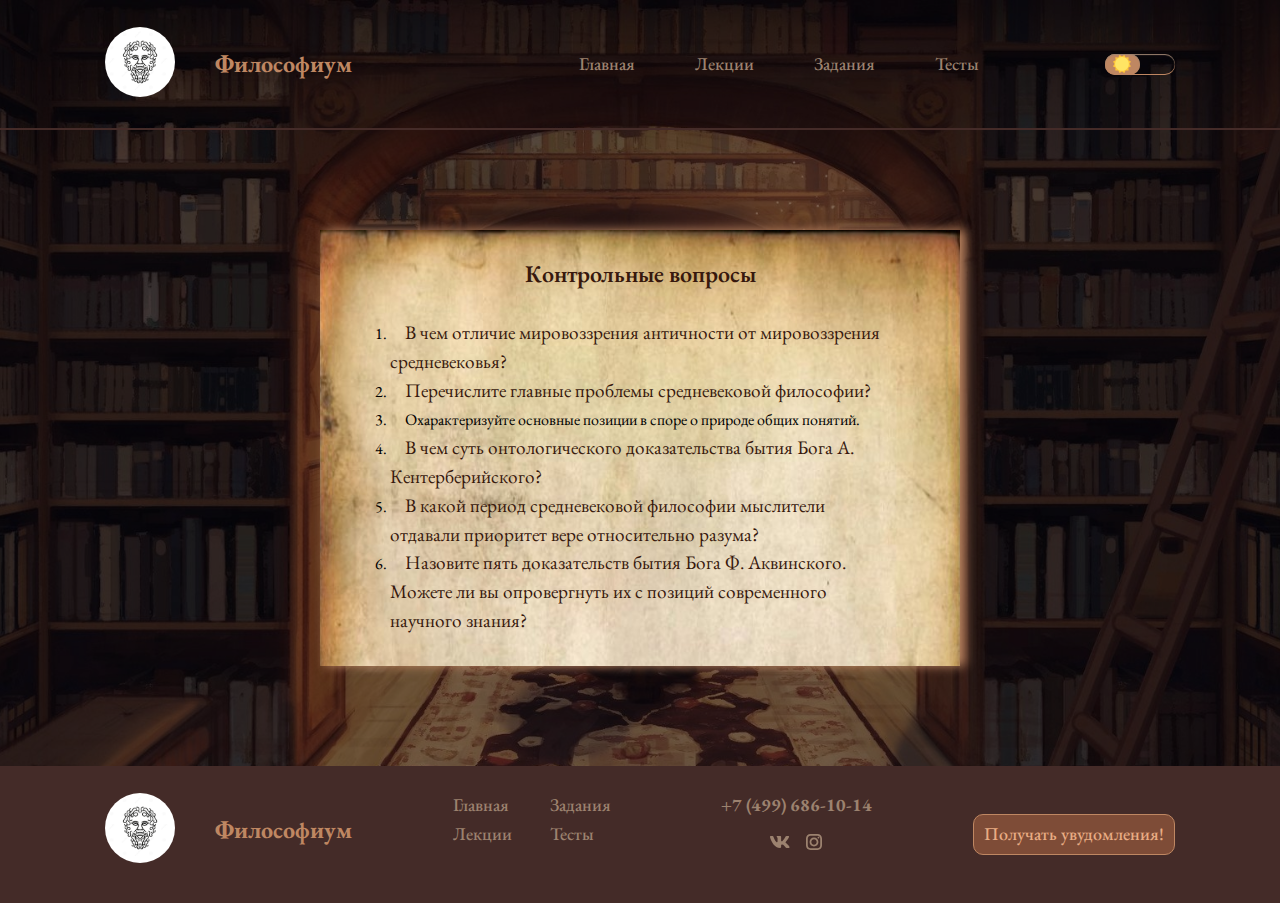
<file: middle-age-task.html>
<!DOCTYPE html>
<html lang="ru">
  <head>
    <meta charset="utf-8" />
    <meta http-equiv="X-UA-Compatible" content="IE=edge" />
    <meta name="viewport" content="width=device-width, initial-scale=1.0" />
    <link rel="stylesheet" href="css/normalize.css" />
    <link rel="stylesheet" href="css/style.css" />
    <link rel="stylesheet" title="theme" href="#" />
    <title>Философиум</title>
  </head>
  <body>
    <div class="wrapper night">
      <header class="header">
        <div class="container">
          <nav class="nav">
            <div class="nav-group">
              <a href="./" class="logo">
                <img class="logo-img" src="img/logo.jpg" alt="logo" />
              </a>
              <h2 class="nav-title">Философиум</h2>
            </div>
            <ul class="nav-list">
              <li class="nav-list-item">
                <a href="index.html" class="nav-list-item-link">Главная</a>
              </li>
              <li class="nav-list-item">
                <a href="lectures.html" class="nav-list-item-link">Лекции</a>
              </li>
              <li class="nav-list-item">
                <a href="tasks.html" class="nav-list-item-link">Задания</a>
              </li>
              <li class="nav-list-item">
                <a href="tests.html" class="nav-list-item-link">Тесты</a>
              </li>
            </ul>
            <div class="change-theme-group">
              <input class="input-change-theme" type="checkbox" id="theme" />
              <label class="label-change-sun" for="theme" id="dark">
                <svg class="sun-icon">
                  <use href="img/sprite.svg#sun"></use>
                </svg>
              </label>
              <label class="label-change-moon" for="theme" id="light">
                <svg class="moon-icon">
                  <use href="img/sprite.svg#moon"></use>
                </svg>
              </label>
            </div>
          </nav>
          <!-- /.nav -->
        </div>
        <!-- /.container -->
      </header>
      <!-- /.header -->

      <main class="main">
        <section class="section">
          <div class="container background-wrapper background-wrapper-tasks">
            <h3 class="antiquity-title">Контрольные вопросы</h3>
            <ol class="antiquity-list antiquity-list-task">
              <li class="antiquity-list-item">
                <span class="antiquity-item-text"
                  >В чем отличие мировоззрения античности от мировоззрения
                  средневековья?</span
                >
              </li>
              <li class="antiquity-list-item">
                <span class="antiquity-item-text">
                  Перечислите главные проблемы средневековой философии?</span
                >
              </li>
              <li class="antiquity-list-item">
                <span class="antiquity-item-text"></span>
                  Охарактеризуйте основные позиции в споре о природе общих
                  понятий.
                </span>
              </li>
              <li class="antiquity-list-item">
                <span class="antiquity-item-text"
                  > В чем суть онтологического доказательства бытия Бога А. Кентерберийского?
                </span>
              </li>
              <li class="antiquity-list-item">
                <span class="antiquity-item-text"
                  >В какой период средневековой философии мыслители отдавали приоритет вере относительно разума?
                </span>
              </li>
              <li class="antiquity-list-item">
                <span class="antiquity-item-text"
                  >Назовите пять доказательств бытия Бога Ф. Аквинского. Можете ли
                  вы опровергнуть их с позиций современного научного знания?
                </span>
              </li>
            </ol>
          </div>
          <!-- /.container -->
        </section>
        <!-- /.setion -->
      </main>
      <!-- /.main -->

      <footer class="footer">
        <div class="container footer-container">
          <div class="footer-group">
            <a href="./" class="logo">
              <img class="logo-img" src="img/logo.jpg" alt="logo" />
            </a>
            <h2 class="nav-title">Философиум</h2>
          </div>
          <ul class="footer-list">
            <li class="footer-list-item">
              <a href="index.html" class="footer-list-item-link">Главная</a>
            </li>
            <li class="footer-list-item">
              <a href="lectures.html" class="footer-list-item-link">Лекции</a>
            </li>
            <li class="footer-list-item">
              <a href="tasks.html" class="footer-list-item-link">Задания</a>
            </li>
            <li class="footer-list-item">
              <a href="tests.html" class="footer-list-item-link">Тесты</a>
            </li>
          </ul>
          <ul class="contacts-list">
            <li class="contacts-list-item">
              <a href="tel:+74996861014" class="contacts-list-item-link"
                >+7 (499) 686-10-14</a
              >
            </li>
            <li class="contacts-list-item">
              <ul class="social-list">
                <li class="contacts-list-item">
                  <a href="#" class="social-list-item-link">
                    <svg class="vk-icon" width="24" height="24">
                      <use href="img/sprite.svg#vk"></use>
                    </svg>
                  </a>
                </li>
                <li class="contacts-list-item">
                  <a href="#" class="social-list-item-link">
                    <svg class="inst-icon" width="24" height="24">
                      <use href="img/sprite.svg#inst"></use>
                    </svg>
                  </a>
                </li>
              </ul>
            </li>
          </ul>
          <button class="button-modal">Получать увудомления!</button>
        </div>
      </footer>

      <div class="modal">
        <div class="overlay">
          <div class="container">
            <div class="modal-wrapper">
              <svg class="close-icon">
                <use href="img/sprite.svg#close"></use>
              </svg>
              <h3 class="modal-title">
                Укажите имя и почту, чтобы получать уведомления о новых лекциях
              </h3>
              <form action="#" class="form-modal">
                <div class="input-group-modal">
                  <input
                    type="text"
                    class="input-modal"
                    id="first-input-modal"
                    placeholder=" "
                  />
                  <label for="first-input-modal" class="label-modal">Имя</label>
                  <label
                    for="first-input-modal"
                    class="error-first-label"
                  ></label>
                </div>
                <div class="input-group-modal">
                  <input
                    type="text"
                    class="input-modal"
                    id="second-input-modal"
                    placeholder=" "
                  />
                  <label
                    for="second-input-modal"
                    class="label-modal second-label-modal"
                    >Email</label
                  >
                  <label
                    for="second-input-modal"
                    class="error-second-label"
                  ></label>
                </div>
                <button type="submit" class="button-in-modal">Отправить</button>
              </form>
            </div>
          </div>
        </div>
      </div>

      <div class="modal send-modal">
        <div class="overlay">
          <div class="container">
            <div class="modal-wrapper">
              <svg class="close-icon">
                <use href="img/sprite.svg#close"></use>
              </svg>
              <h3 class="modal-title">Мы отправили письмо на вашу почту!</h3>
            </div>
          </div>
        </div>
      </div>
    </div>
    <!-- /.wrapper -->
    <script src="js/theme.js"></script>
    <script src="js/modal.js"></script>
  </body>
</html>
</file>
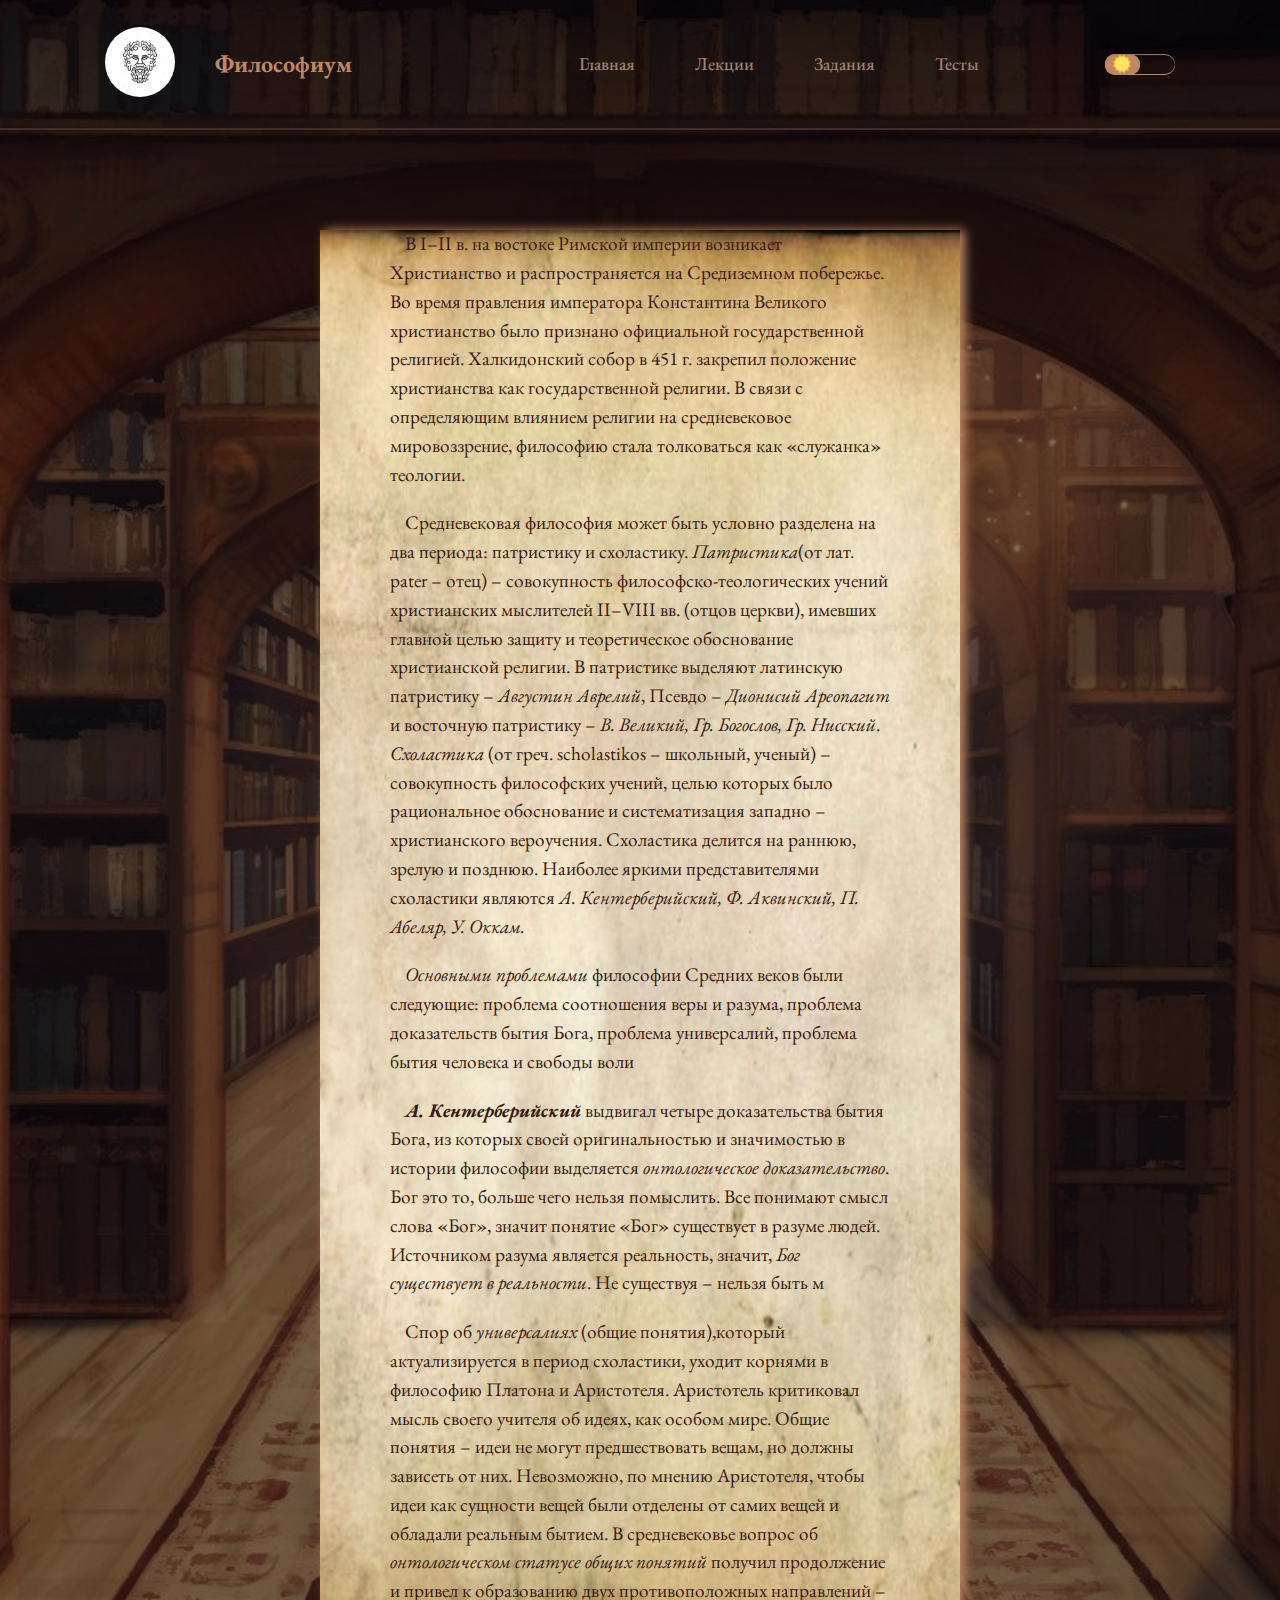
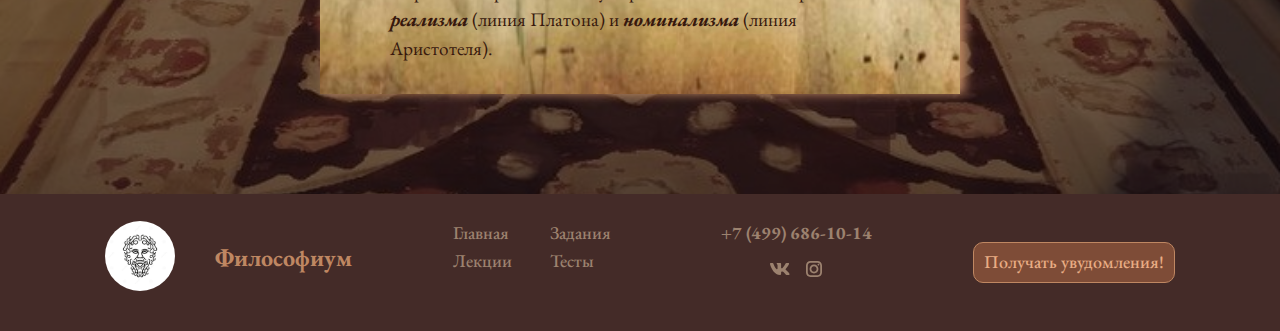
<file: middle-age.html>
<!DOCTYPE html>
<html lang="ru">
  <head>
    <meta charset="utf-8" />
    <meta http-equiv="X-UA-Compatible" content="IE=edge" />
    <meta name="viewport" content="width=device-width, initial-scale=1.0" />
    <link rel="stylesheet" href="css/normalize.css" />
    <link rel="stylesheet" href="css/style.css" />
    <link rel="stylesheet" title="theme" href="#" />
    <title>Философиум</title>
  </head>
  <body>
    <div class="wrapper night">
      <header class="header">
        <div class="container">
          <nav class="nav">
            <div class="nav-group">
              <a href="./" class="logo">
                <img class="logo-img" src="img/logo.jpg" alt="logo" />
              </a>
              <h2 class="nav-title">Философиум</h2>
            </div>
            <ul class="nav-list">
              <li class="nav-list-item">
                <a href="index.html" class="nav-list-item-link">Главная</a>
              </li>
              <li class="nav-list-item">
                <a href="lectures.html" class="nav-list-item-link">Лекции</a>
              </li>
              <li class="nav-list-item">
                <a href="tasks.html" class="nav-list-item-link">Задания</a>
              </li>
              <li class="nav-list-item">
                <a href="tests.html" class="nav-list-item-link">Тесты</a>
              </li>
            </ul>
            <div class="change-theme-group">
              <input class="input-change-theme" type="checkbox" id="theme" />
              <label class="label-change-sun" for="theme" id="dark">
                <svg class="sun-icon">
                  <use href="img/sprite.svg#sun"></use>
                </svg>
              </label>
              <label class="label-change-moon" for="theme" id="light">
                <svg class="moon-icon">
                  <use href="img/sprite.svg#moon"></use>
                </svg>
              </label>
            </div>
          </nav>
          <!-- /.nav -->
        </div>
        <!-- /.container -->
      </header>
      <!-- /.header -->

      <main class="main">
        <section class="section">
          <div class="container background-wrapper">
            <p class="antiquity-text">
              В I–II в. на востоке Римской империи возникает Христианство и
              распространяется на Средиземном побережье. Во время правления
              императора Константина Великого христианство было признано
              официальной государственной религией. Халкидонский собор в 451 г.
              закрепил положение христианства как государственной религии. В
              связи с определяющим влиянием религии на средневековое
              мировоззрение, философию стала толковаться как «служанка»
              теологии.
            </p>

            <p class="antiquity-text">
              Средневековая философия может быть условно разделена на два
              периода: патристику и схоластику. <em>Патристика</em>(от лат.
              pater – отец) – совокупность философско-теологических учений
              христианских мыслителей II–VIII вв. (отцов церкви), имевших
              главной целью защиту и теоретическое обоснование христианской
              религии. В патристике выделяют латинскую патристику –
              <em>Августин Аврелий</em>, Псевдо – <em>Дионисий Ареопагит</em> и
              восточную патристику –
              <em>В. Великий, Гр. Богослов, Гр. Нисский</em>.
              <em>Схоластика</em> (от греч. scholastikos – школьный, ученый) –
              совокупность философских учений, целью которых было рациональное
              обоснование и систематизация западно – христианского вероучения.
              Схоластика делится на раннюю, зрелую и позднюю. Наиболее яркими
              представителями схоластики являются
              <em>А. Кентерберийский, Ф. Аквинский, П. Абеляр, У. Оккам.</em>
            </p>

            <p class="antiquity-text">
              <em>Основными проблемами</em> философии Средних веков были
              следующие: проблема соотношения веры и разума, проблема
              доказательств бытия Бога, проблема универсалий, проблема бытия
              человека и свободы воли
            </p>
            <p class="antiquity-text">
              <strong><em>А. Кентерберийский</em></strong> выдвигал четыре
              доказательства бытия Бога, из которых своей оригинальностью и
              значимостью в истории философии выделяется
              <em>онтологическое доказательство</em>. Бог это то, больше чего
              нельзя помыслить. Все понимают смысл слова «Бог», значит понятие
              «Бог» существует в разуме людей. Источником разума является
              реальность, значит,<em> Бог существует в реальности</em>. Не
              существуя – нельзя быть м
            </p>
            <p class="antiquity-text">
              Спор об <em>универсалиях</em> (общие понятия),который
              актуализируется в период схоластики, уходит корнями в философию
              Платона и Аристотеля. Аристотель критиковал мысль своего учителя
              об идеях, как особом мире. Общие понятия – идеи не могут
              предшествовать вещам, но должны зависеть от них. Невозможно, по
              мнению Аристотеля, чтобы идеи как сущности вещей были отделены от
              самих вещей и обладали реальным бытием. В средневековье вопрос об
              <em>онтологическом статусе общих понятий</em> получил продолжение
              и привел к образованию двух противоположных направлений –
              <strong><em>реализма</em></strong>
              (линия Платона) и <strong><em>номинализма</em></strong> (линия
              Аристотеля).
            </p>
          </div>
          <!-- /.container -->
        </section>
        <!-- /.setion -->
      </main>
      <!-- /.main -->

      <footer class="footer">
        <div class="container footer-container">
          <div class="footer-group">
            <a href="./" class="logo">
              <img class="logo-img" src="img/logo.jpg" alt="logo" />
            </a>
            <h2 class="nav-title">Философиум</h2>
          </div>
          <ul class="footer-list">
            <li class="footer-list-item">
              <a href="index.html" class="footer-list-item-link">Главная</a>
            </li>
            <li class="footer-list-item">
              <a href="lectures.html" class="footer-list-item-link">Лекции</a>
            </li>
            <li class="footer-list-item">
              <a href="tasks.html" class="footer-list-item-link">Задания</a>
            </li>
            <li class="footer-list-item">
              <a href="tests.html" class="footer-list-item-link">Тесты</a>
            </li>
          </ul>
          <ul class="contacts-list">
            <li class="contacts-list-item">
              <a href="tel:+74996861014" class="contacts-list-item-link"
                >+7 (499) 686-10-14</a
              >
            </li>
            <li class="contacts-list-item">
              <ul class="social-list">
                <li class="contacts-list-item">
                  <a href="#" class="social-list-item-link">
                    <svg class="vk-icon" width="24" height="24">
                      <use href="img/sprite.svg#vk"></use>
                    </svg>
                  </a>
                </li>
                <li class="contacts-list-item">
                  <a href="#" class="social-list-item-link">
                    <svg class="inst-icon" width="24" height="24">
                      <use href="img/sprite.svg#inst"></use>
                    </svg>
                  </a>
                </li>
              </ul>
            </li>
          </ul>
          <button class="button-modal">Получать увудомления!</button>
        </div>
      </footer>

      <div class="modal">
        <div class="overlay">
          <div class="container">
            <div class="modal-wrapper">
              <svg class="close-icon">
                <use href="img/sprite.svg#close"></use>
              </svg>
              <h3 class="modal-title">
                Укажите имя и почту, чтобы получать уведомления о новых лекциях
              </h3>
              <form action="#" class="form-modal">
                <div class="input-group-modal">
                  <input
                    type="text"
                    class="input-modal"
                    id="first-input-modal"
                    placeholder=" "
                  />
                  <label for="first-input-modal" class="label-modal">Имя</label>
                  <label
                    for="first-input-modal"
                    class="error-first-label"
                  ></label>
                </div>
                <div class="input-group-modal">
                  <input
                    type="text"
                    class="input-modal"
                    id="second-input-modal"
                    placeholder=" "
                  />
                  <label
                    for="second-input-modal"
                    class="label-modal second-label-modal"
                    >Email</label
                  >
                  <label
                    for="second-input-modal"
                    class="error-second-label"
                  ></label>
                </div>
                <button type="submit" class="button-in-modal">Отправить</button>
              </form>
            </div>
          </div>
        </div>
      </div>

      <div class="modal send-modal">
        <div class="overlay">
          <div class="container">
            <div class="modal-wrapper">
              <svg class="close-icon">
                <use href="img/sprite.svg#close"></use>
              </svg>
              <h3 class="modal-title">Мы отправили письмо на вашу почту!</h3>
            </div>
          </div>
        </div>
      </div>
    </div>
    <!-- /.wrapper -->
    <script src="js/theme.js"></script>
    <script src="js/modal.js"></script>
  </body>
</html>
</file>
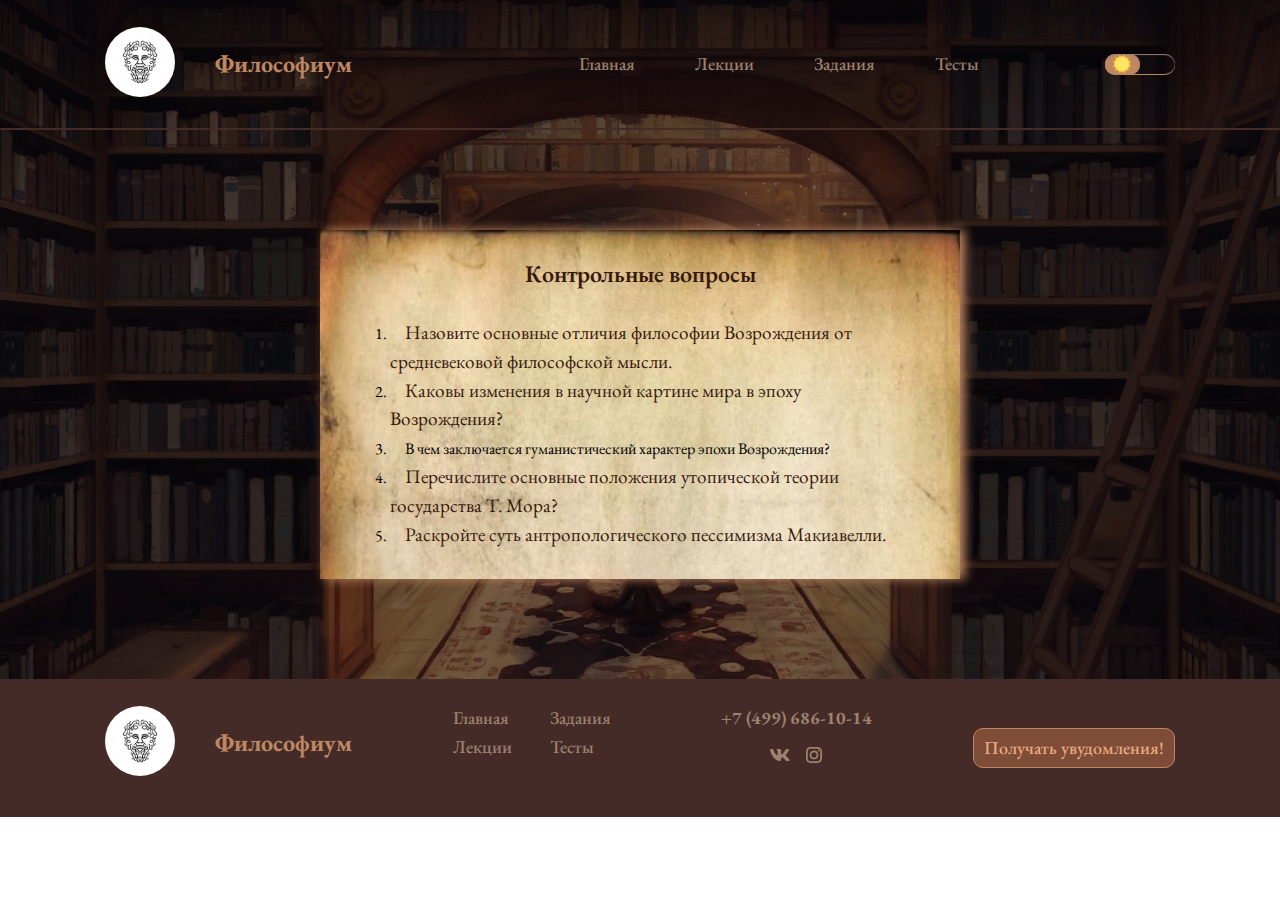
<file: revival-task.html>
<!DOCTYPE html>
<html lang="ru">
  <head>
    <meta charset="utf-8" />
    <meta http-equiv="X-UA-Compatible" content="IE=edge" />
    <meta name="viewport" content="width=device-width, initial-scale=1.0" />
    <link rel="stylesheet" href="css/normalize.css" />
    <link rel="stylesheet" href="css/style.css" />
    <link rel="stylesheet" title="theme" href="#" />
    <title>Философиум</title>
  </head>
  <body>
    <div class="wrapper night">
      <header class="header">
        <div class="container">
          <nav class="nav">
            <div class="nav-group">
              <a href="./" class="logo">
                <img class="logo-img" src="img/logo.jpg" alt="logo" />
              </a>
              <h2 class="nav-title">Философиум</h2>
            </div>
            <ul class="nav-list">
              <li class="nav-list-item">
                <a href="index.html" class="nav-list-item-link">Главная</a>
              </li>
              <li class="nav-list-item">
                <a href="lectures.html" class="nav-list-item-link">Лекции</a>
              </li>
              <li class="nav-list-item">
                <a href="tasks.html" class="nav-list-item-link">Задания</a>
              </li>
              <li class="nav-list-item">
                <a href="tests.html" class="nav-list-item-link">Тесты</a>
              </li>
            </ul>
            <div class="change-theme-group">
              <input class="input-change-theme" type="checkbox" id="theme" />
              <label class="label-change-sun" for="theme" id="dark">
                <svg class="sun-icon">
                  <use href="img/sprite.svg#sun"></use>
                </svg>
              </label>
              <label class="label-change-moon" for="theme" id="light">
                <svg class="moon-icon">
                  <use href="img/sprite.svg#moon"></use>
                </svg>
              </label>
            </div>
          </nav>
          <!-- /.nav -->
        </div>
        <!-- /.container -->
      </header>
      <!-- /.header -->

      <main class="main">
        <section class="section">
          <div class="container background-wrapper background-wrapper-tasks">
            <h3 class="antiquity-title">Контрольные вопросы</h3>
            <ol class="antiquity-list antiquity-list-task">
              <li class="antiquity-list-item">
                <span class="antiquity-item-text"
                  >Назовите основные отличия философии Возрождения от средневековой философской мысли.</span
                >
              </li>
              <li class="antiquity-list-item">
                <span class="antiquity-item-text">
                  Каковы изменения в научной картине мира в эпоху Возрождения?</span
                >
              </li>
              <li class="antiquity-list-item">
                <span class="antiquity-item-text"></span>
                В чем заключается гуманистический характер эпохи Возрождения?
                </span>
              </li>
              <li class="antiquity-list-item">
                <span class="antiquity-item-text"
                  > Перечислите основные положения утопической теории государства
                  Т. Мора?                  
                </span>
              </li>
              <li class="antiquity-list-item">
                <span class="antiquity-item-text"
                  >Раскройте суть антропологического пессимизма Макиавелли.
                </span>
              </li>
            </ol>
          </div>
          <!-- /.container -->
        </section>
        <!-- /.setion -->
      </main>
      <!-- /.main -->

      <footer class="footer">
        <div class="container footer-container">
          <div class="footer-group">
            <a href="./" class="logo">
              <img class="logo-img" src="img/logo.jpg" alt="logo" />
            </a>
            <h2 class="nav-title">Философиум</h2>
          </div>
          <ul class="footer-list">
            <li class="footer-list-item">
              <a href="index.html" class="footer-list-item-link">Главная</a>
            </li>
            <li class="footer-list-item">
              <a href="lectures.html" class="footer-list-item-link">Лекции</a>
            </li>
            <li class="footer-list-item">
              <a href="tasks.html" class="footer-list-item-link">Задания</a>
            </li>
            <li class="footer-list-item">
              <a href="tests.html" class="footer-list-item-link">Тесты</a>
            </li>
          </ul>
          <ul class="contacts-list">
            <li class="contacts-list-item">
              <a href="tel:+74996861014" class="contacts-list-item-link"
                >+7 (499) 686-10-14</a
              >
            </li>
            <li class="contacts-list-item">
              <ul class="social-list">
                <li class="contacts-list-item">
                  <a href="#" class="social-list-item-link">
                    <svg class="vk-icon" width="24" height="24">
                      <use href="img/sprite.svg#vk"></use>
                    </svg>
                  </a>
                </li>
                <li class="contacts-list-item">
                  <a href="#" class="social-list-item-link">
                    <svg class="inst-icon" width="24" height="24">
                      <use href="img/sprite.svg#inst"></use>
                    </svg>
                  </a>
                </li>
              </ul>
            </li>
          </ul>
          <button class="button-modal">Получать увудомления!</button>
        </div>
      </footer>

      <div class="modal">
        <div class="overlay">
          <div class="container">
            <div class="modal-wrapper">
              <svg class="close-icon">
                <use href="img/sprite.svg#close"></use>
              </svg>
              <h3 class="modal-title">
                Укажите имя и почту, чтобы получать уведомления о новых лекциях
              </h3>
              <form action="#" class="form-modal">
                <div class="input-group-modal">
                  <input
                    type="text"
                    class="input-modal"
                    id="first-input-modal"
                    placeholder=" "
                  />
                  <label for="first-input-modal" class="label-modal">Имя</label>
                  <label
                    for="first-input-modal"
                    class="error-first-label"
                  ></label>
                </div>
                <div class="input-group-modal">
                  <input
                    type="text"
                    class="input-modal"
                    id="second-input-modal"
                    placeholder=" "
                  />
                  <label
                    for="second-input-modal"
                    class="label-modal second-label-modal"
                    >Email</label
                  >
                  <label
                    for="second-input-modal"
                    class="error-second-label"
                  ></label>
                </div>
                <button type="submit" class="button-in-modal">Отправить</button>
              </form>
            </div>
          </div>
        </div>
      </div>

      <div class="modal send-modal">
        <div class="overlay">
          <div class="container">
            <div class="modal-wrapper">
              <svg class="close-icon">
                <use href="img/sprite.svg#close"></use>
              </svg>
              <h3 class="modal-title">Мы отправили письмо на вашу почту!</h3>
            </div>
          </div>
        </div>
      </div>
    </div>
    <!-- /.wrapper -->
    <script src="js/theme.js"></script>
    <script src="js/modal.js"></script>
  </body>
</html>
</file>
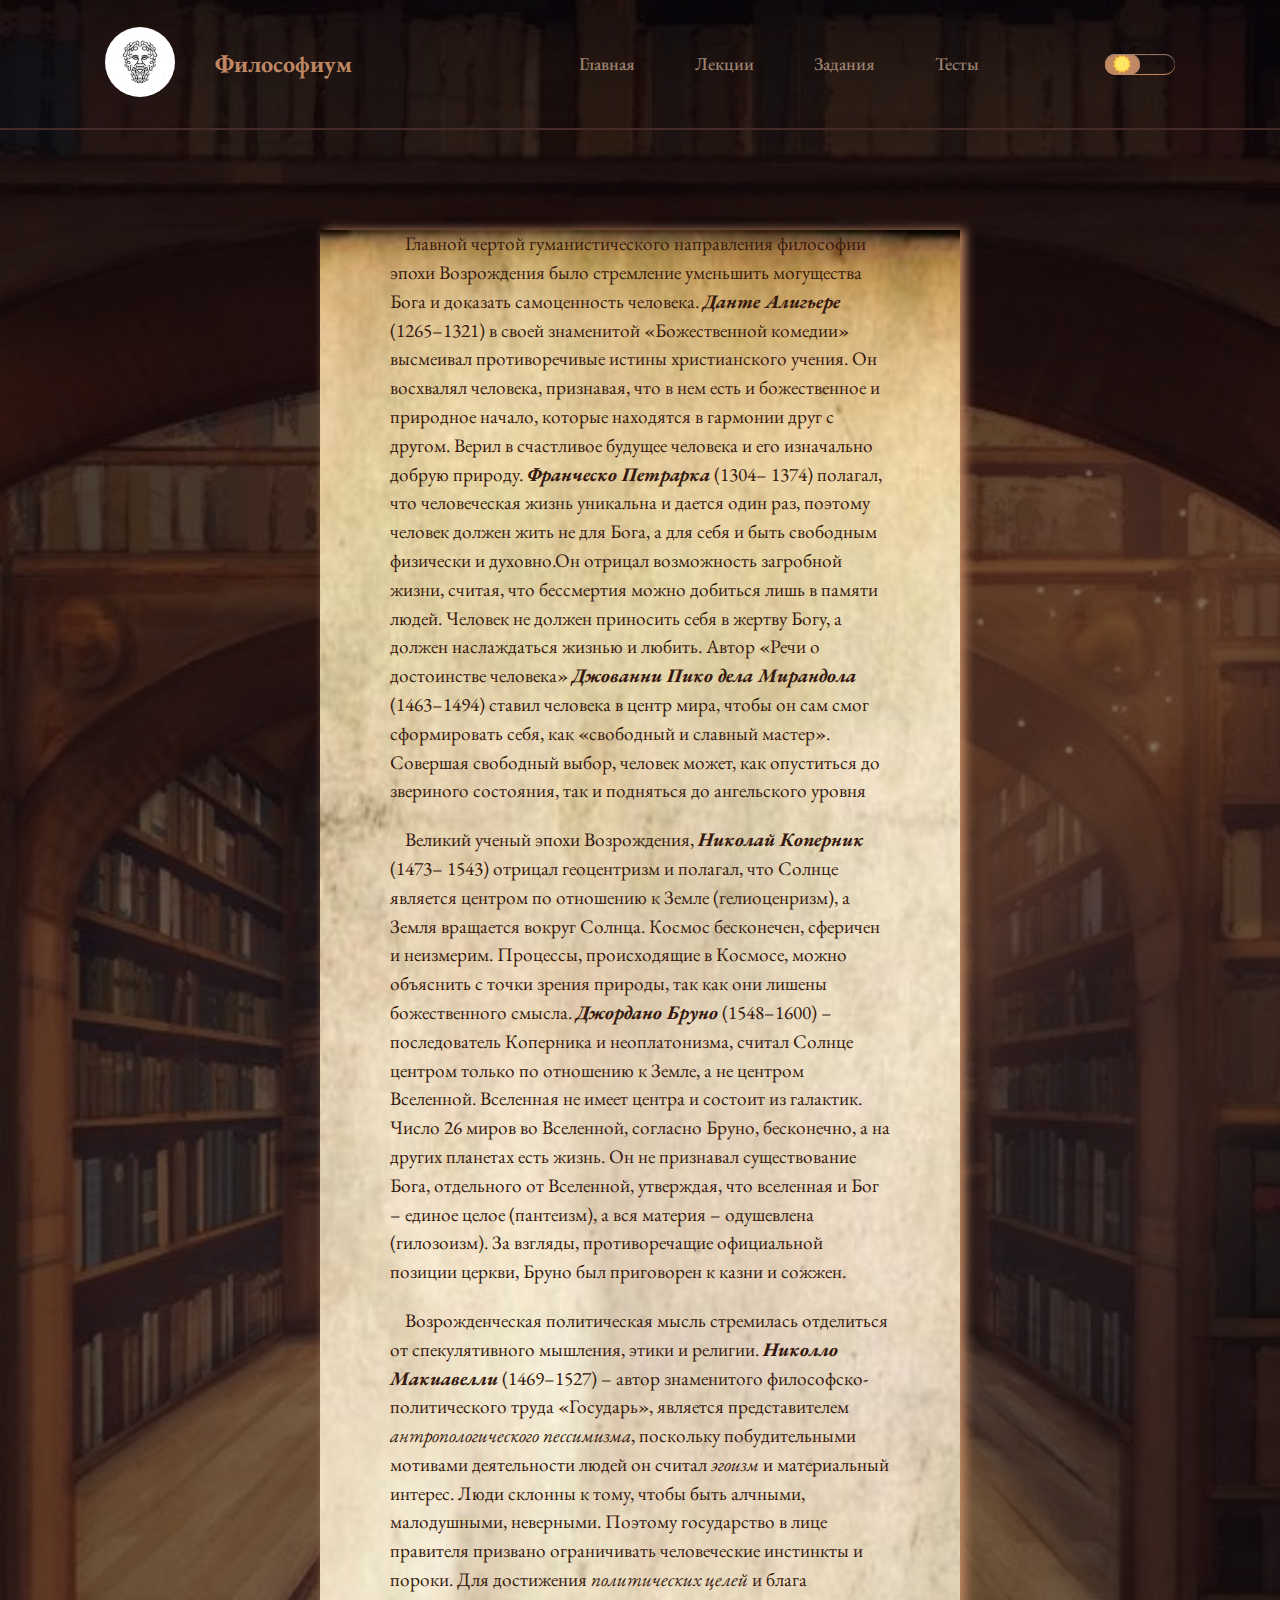
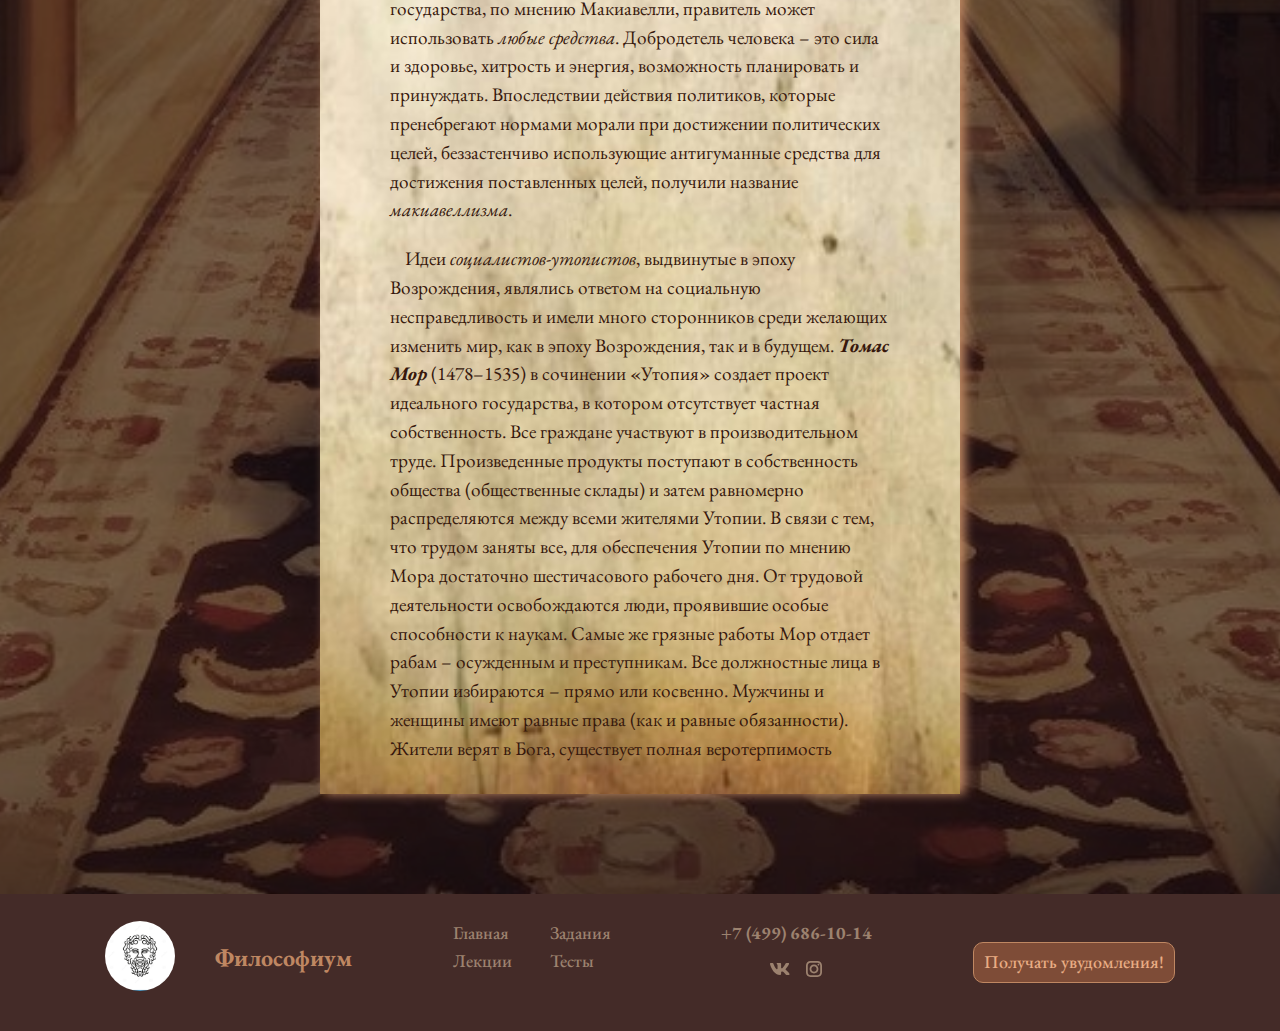
<file: revival.html>
<!DOCTYPE html>
<html lang="ru">
  <head>
    <meta charset="utf-8" />
    <meta http-equiv="X-UA-Compatible" content="IE=edge" />
    <meta name="viewport" content="width=device-width, initial-scale=1.0" />
    <link rel="stylesheet" href="css/normalize.css" />
    <link rel="stylesheet" href="css/style.css" />
    <link rel="stylesheet" title="theme" href="#" />
    <title>Философиум</title>
  </head>
  <body>
    <div class="wrapper night">
      <header class="header">
        <div class="container">
          <nav class="nav">
            <div class="nav-group">
              <a href="./" class="logo">
                <img class="logo-img" src="img/logo.jpg" alt="logo" />
              </a>
              <h2 class="nav-title">Философиум</h2>
            </div>
            <ul class="nav-list">
              <li class="nav-list-item">
                <a href="index.html" class="nav-list-item-link">Главная</a>
              </li>
              <li class="nav-list-item">
                <a href="lectures.html" class="nav-list-item-link">Лекции</a>
              </li>
              <li class="nav-list-item">
                <a href="tasks.html" class="nav-list-item-link">Задания</a>
              </li>
              <li class="nav-list-item">
                <a href="tests.html" class="nav-list-item-link">Тесты</a>
              </li>
            </ul>
            <div class="change-theme-group">
              <input class="input-change-theme" type="checkbox" id="theme" />
              <label class="label-change-sun" for="theme" id="dark">
                <svg class="sun-icon">
                  <use href="img/sprite.svg#sun"></use>
                </svg>
              </label>
              <label class="label-change-moon" for="theme" id="light">
                <svg class="moon-icon">
                  <use href="img/sprite.svg#moon"></use>
                </svg>
              </label>
            </div>
          </nav>
          <!-- /.nav -->
        </div>
        <!-- /.container -->
      </header>
      <!-- /.header -->

      <main class="main">
        <section class="section">
          <div class="container background-wrapper">
            <p class="antiquity-text">
              Главной чертой гуманистического направления философии эпохи
              Возрождения было стремление уменьшить могущества Бога и доказать
              самоценность человека.
              <strong><em>Данте Алигьере</em></strong> (1265–1321) в своей
              знаменитой «Божественной комедии» высмеивал противоречивые истины
              христианского учения. Он восхвалял человека, признавая, что в нем
              есть и божественное и природное начало, которые находятся в
              гармонии друг с другом. Верил в счастливое будущее человека и его
              изначально добрую природу.
              <strong><em>Франческо Петрарка</em></strong> (1304– 1374) полагал,
              что человеческая жизнь уникальна и дается один раз, поэтому
              человек должен жить не для Бога, а для себя и быть свободным
              физически и духовно.Он отрицал возможность загробной жизни,
              считая, что бессмертия можно добиться лишь в памяти людей. Человек
              не должен приносить себя в жертву Богу, а должен наслаждаться
              жизнью и любить. Автор «Речи о достоинстве человека»
              <strong><em>Джованни Пико дела Мирандола</em></strong> (1463–1494)
              ставил человека в центр мира, чтобы он сам смог сформировать себя,
              как «свободный и славный мастер». Совершая свободный выбор,
              человек может, как опуститься до звериного состояния, так и
              подняться до ангельского уровня
            </p>

            <p class="antiquity-text">
              Великий ученый эпохи Возрождения,
              <strong><em>Николай Коперник</em></strong> (1473– 1543) отрицал
              геоцентризм и полагал, что Солнце является центром по отношению к
              Земле (гелиоценризм), а Земля вращается вокруг Солнца. Космос
              бесконечен, сферичен и неизмерим. Процессы, происходящие в
              Космосе, можно объяснить с точки зрения природы, так как они
              лишены божественного смысла.
              <strong><em>Джордано Бруно</em></strong> (1548–1600) –
              последователь Коперника и неоплатонизма, считал Солнце центром
              только по отношению к Земле, а не центром Вселенной. Вселенная не
              имеет центра и состоит из галактик. Число 26 миров во Вселенной,
              согласно Бруно, бесконечно, а на других планетах есть жизнь. Он не
              признавал существование Бога, отдельного от Вселенной, утверждая,
              что вселенная и Бог – единое целое (пантеизм), а вся материя –
              одушевлена (гилозоизм). За взгляды, противоречащие официальной
              позиции церкви, Бруно был приговорен к казни и сожжен.
            </p>

            <p class="antiquity-text">
              Возрожденческая политическая мысль стремилась отделиться от
              спекулятивного мышления, этики и религии.
              <strong><em>Николло Макиавелли</em></strong>
              (1469–1527) – автор знаменитого философско-политического труда
              «Государь», является представителем
              <em>антропологического пессимизма</em>, поскольку побудительными
              мотивами деятельности людей он считал <em>эгоизм</em> и
              материальный интерес. Люди склонны к тому, чтобы быть алчными,
              малодушными, неверными. Поэтому государство в лице правителя
              призвано ограничивать человеческие инстинкты и пороки. Для
              достижения <em>политических целей</em> и блага государства, по
              мнению Макиавелли, правитель может использовать
              <em>любые средства</em>. Добродетель человека – это сила и
              здоровье, хитрость и энергия, возможность планировать и
              принуждать. Впоследствии действия политиков, которые пренебрегают
              нормами морали при достижении политических целей, беззастенчиво
              использующие антигуманные средства для достижения поставленных
              целей, получили название <em>макиавеллизма</em>.
            </p>
            <p class="antiquity-text">
              Идеи <em>социалистов-утопистов</em>, выдвинутые в эпоху
              Возрождения, являлись ответом на социальную несправедливость и
              имели много сторонников среди желающих изменить мир, как в эпоху
              Возрождения, так и в будущем.
              <strong><em>Томас Мор</em></strong> (1478–1535) в сочинении
              «Утопия» создает проект идеального государства, в котором
              отсутствует частная собственность. Все граждане участвуют в
              производительном труде. Произведенные продукты поступают в
              собственность общества (общественные склады) и затем равномерно
              распределяются между всеми жителями Утопии. В связи с тем, что
              трудом заняты все, для обеспечения Утопии по мнению Мора
              достаточно шестичасового рабочего дня. От трудовой деятельности
              освобождаются люди, проявившие особые способности к наукам. Самые
              же грязные работы Мор отдает рабам – осужденным и преступникам.
              Все должностные лица в Утопии избираются – прямо или косвенно.
              Мужчины и женщины имеют равные права (как и равные обязанности).
              Жители верят в Бога, существует полная веротерпимость
            </p>
          </div>
          <!-- /.container -->
        </section>
        <!-- /.setion -->
      </main>
      <!-- /.main -->

      <footer class="footer">
        <div class="container footer-container">
          <div class="footer-group">
            <a href="./" class="logo">
              <img class="logo-img" src="img/logo.jpg" alt="logo" />
            </a>
            <h2 class="nav-title">Философиум</h2>
          </div>
          <ul class="footer-list">
            <li class="footer-list-item">
              <a href="index.html" class="footer-list-item-link">Главная</a>
            </li>
            <li class="footer-list-item">
              <a href="lectures.html" class="footer-list-item-link">Лекции</a>
            </li>
            <li class="footer-list-item">
              <a href="tasks.html" class="footer-list-item-link">Задания</a>
            </li>
            <li class="footer-list-item">
              <a href="tests.html" class="footer-list-item-link">Тесты</a>
            </li>
          </ul>
          <ul class="contacts-list">
            <li class="contacts-list-item">
              <a href="tel:+74996861014" class="contacts-list-item-link"
                >+7 (499) 686-10-14</a
              >
            </li>
            <li class="contacts-list-item">
              <ul class="social-list">
                <li class="contacts-list-item">
                  <a href="#" class="social-list-item-link">
                    <svg class="vk-icon" width="24" height="24">
                      <use href="img/sprite.svg#vk"></use>
                    </svg>
                  </a>
                </li>
                <li class="contacts-list-item">
                  <a href="#" class="social-list-item-link">
                    <svg class="inst-icon" width="24" height="24">
                      <use href="img/sprite.svg#inst"></use>
                    </svg>
                  </a>
                </li>
              </ul>
            </li>
          </ul>
          <button class="button-modal">Получать увудомления!</button>
        </div>
      </footer>

      <div class="modal">
        <div class="overlay">
          <div class="container">
            <div class="modal-wrapper">
              <svg class="close-icon">
                <use href="img/sprite.svg#close"></use>
              </svg>
              <h3 class="modal-title">
                Укажите имя и почту, чтобы получать уведомления о новых лекциях
              </h3>
              <form action="#" class="form-modal">
                <div class="input-group-modal">
                  <input
                    type="text"
                    class="input-modal"
                    id="first-input-modal"
                    placeholder=" "
                  />
                  <label for="first-input-modal" class="label-modal">Имя</label>
                  <label
                    for="first-input-modal"
                    class="error-first-label"
                  ></label>
                </div>
                <div class="input-group-modal">
                  <input
                    type="text"
                    class="input-modal"
                    id="second-input-modal"
                    placeholder=" "
                  />
                  <label
                    for="second-input-modal"
                    class="label-modal second-label-modal"
                    >Email</label
                  >
                  <label
                    for="second-input-modal"
                    class="error-second-label"
                  ></label>
                </div>
                <button type="submit" class="button-in-modal">Отправить</button>
              </form>
            </div>
          </div>
        </div>
      </div>

      <div class="modal send-modal">
        <div class="overlay">
          <div class="container">
            <div class="modal-wrapper">
              <svg class="close-icon">
                <use href="img/sprite.svg#close"></use>
              </svg>
              <h3 class="modal-title">Мы отправили письмо на вашу почту!</h3>
            </div>
          </div>
        </div>
      </div>
    </div>
    <!-- /.wrapper -->
    <script src="js/theme.js"></script>
    <script src="js/modal.js"></script>
  </body>
</html>
</file>
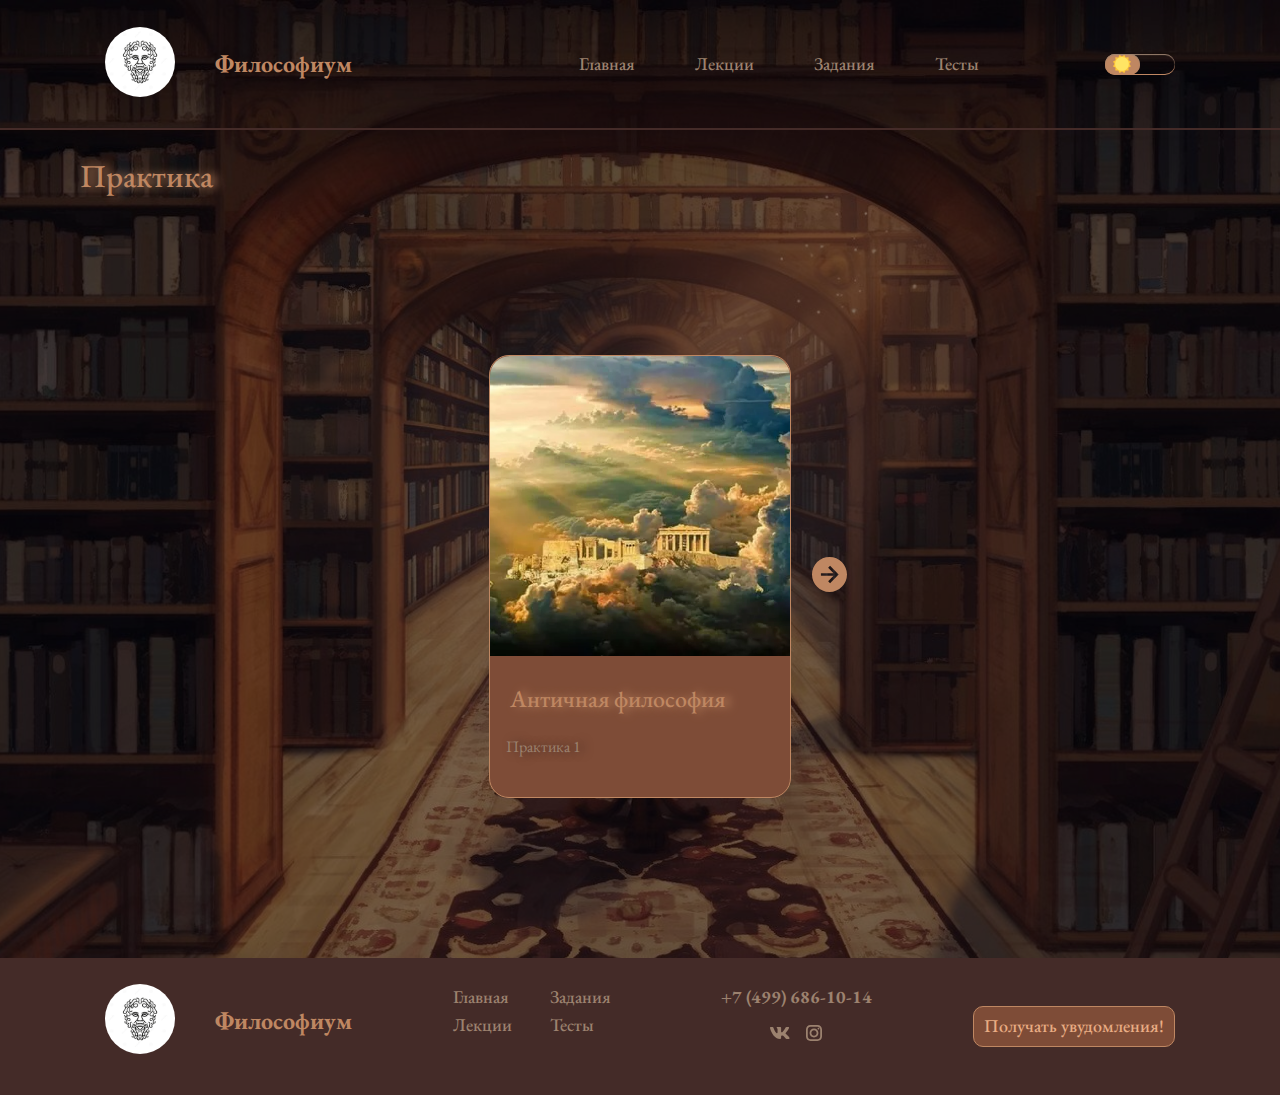
<file: tasks.html>
<!DOCTYPE html>
<html lang="ru">
  <head>
    <meta charset="utf-8" />
    <meta http-equiv="X-UA-Compatible" content="IE=edge" />
    <meta name="viewport" content="width=device-width, initial-scale=1.0" />
    <link rel="stylesheet" href="css/normalize.css" />
    <link rel="stylesheet" href="css/style.css" />
    <link rel="stylesheet" title="theme" href="#" />
    <title>Философиум</title>
  </head>
  <body>
    <div class="wrapper night">
      <header class="header">
        <div class="container">
          <nav class="nav">
            <div class="nav-group">
              <a href="./" class="logo">
                <img class="logo-img" src="img/logo.jpg" alt="logo" />
              </a>
              <h2 class="nav-title">Философиум</h2>
            </div>
            <ul class="nav-list">
              <li class="nav-list-item">
                <a href="index.html" class="nav-list-item-link">Главная</a>
              </li>
              <li class="nav-list-item">
                <a href="lectures.html" class="nav-list-item-link">Лекции</a>
              </li>
              <li class="nav-list-item">
                <a href="tasks.html" class="nav-list-item-link">Задания</a>
              </li>
              <li class="nav-list-item">
                <a href="tests.html" class="nav-list-item-link">Тесты</a>
              </li>
            </ul>
            <div class="change-theme-group">
              <input class="input-change-theme" type="checkbox" id="theme" />
              <label class="label-change-sun" for="theme" id="dark">
                <svg class="sun-icon">
                  <use href="img/sprite.svg#sun"></use>
                </svg>
              </label>
              <label class="label-change-moon" for="theme" id="light">
                <svg class="moon-icon">
                  <use href="img/sprite.svg#moon"></use>
                </svg>
              </label>
            </div>
          </nav>
          <!-- /.nav -->
        </div>
        <!-- /.container -->
      </header>
      <!-- /.header -->

      <main class="main">
        <section class="section">
          <div class="container">
            <h2 class="lectures-title">Практика</h2>
            <div class="lectures-wrapper"></div>
          </div>
          <!-- /.container -->
        </section>
        <!-- /.setion -->
      </main>
      <!-- /.main -->

      <footer class="footer">
        <div class="container footer-container">
          <div class="footer-group">
            <a href="./" class="logo">
              <img class="logo-img" src="img/logo.jpg" alt="logo" />
            </a>
            <h2 class="nav-title">Философиум</h2>
          </div>
          <ul class="footer-list">
            <li class="footer-list-item">
              <a href="index.html" class="footer-list-item-link">Главная</a>
            </li>
            <li class="footer-list-item">
              <a href="lectures.html" class="footer-list-item-link">Лекции</a>
            </li>
            <li class="footer-list-item">
              <a href="tasks.html" class="footer-list-item-link">Задания</a>
            </li>
            <li class="footer-list-item">
              <a href="tests.html" class="footer-list-item-link">Тесты</a>
            </li>
          </ul>
          <ul class="contacts-list">
            <li class="contacts-list-item">
              <a href="tel:+74996861014" class="contacts-list-item-link"
                >+7 (499) 686-10-14</a
              >
            </li>
            <li class="contacts-list-item">
              <ul class="social-list">
                <li class="contacts-list-item">
                  <a href="#" class="social-list-item-link">
                    <svg class="vk-icon" width="24" height="24">
                      <use href="img/sprite.svg#vk"></use>
                    </svg>
                  </a>
                </li>
                <li class="contacts-list-item">
                  <a href="#" class="social-list-item-link">
                    <svg class="inst-icon" width="24" height="24">
                      <use href="img/sprite.svg#inst"></use>
                    </svg>
                  </a>
                </li>
              </ul>
            </li>
          </ul>
          <button class="button-modal">Получать увудомления!</button>
        </div>
      </footer>

      <div class="modal">
        <div class="overlay">
          <div class="container">
            <div class="modal-wrapper">
              <svg class="close-icon">
                <use href="img/sprite.svg#close"></use>
              </svg>
              <h3 class="modal-title">
                Укажите имя и почту, чтобы получать уведомления о новых лекциях
              </h3>
              <form action="#" class="form-modal">
                <div class="input-group-modal">
                  <input
                    type="text"
                    class="input-modal"
                    id="first-input-modal"
                    placeholder=" "
                  />
                  <label for="first-input-modal" class="label-modal">Имя</label>
                  <label
                    for="first-input-modal"
                    class="error-first-label"
                  ></label>
                </div>
                <div class="input-group-modal">
                  <input
                    type="text"
                    class="input-modal"
                    id="second-input-modal"
                    placeholder=" "
                  />
                  <label
                    for="second-input-modal"
                    class="label-modal second-label-modal"
                    >Email</label
                  >
                  <label
                    for="second-input-modal"
                    class="error-second-label"
                  ></label>
                </div>
                <button type="submit" class="button-in-modal">Отправить</button>
              </form>
            </div>
          </div>
        </div>
      </div>

      <div class="modal send-modal">
        <div class="overlay">
          <div class="container">
            <div class="modal-wrapper">
              <svg class="close-icon">
                <use href="img/sprite.svg#close"></use>
              </svg>
              <h3 class="modal-title">Мы отправили письмо на вашу почту!</h3>
            </div>
          </div>
        </div>
      </div>
    </div>
    <!-- /.wrapper -->
    <script src="js/slider-tasks.js"></script>
    <script src="js/theme.js"></script>
    <script src="js/modal.js"></script>
  </body>
</html>
</file>
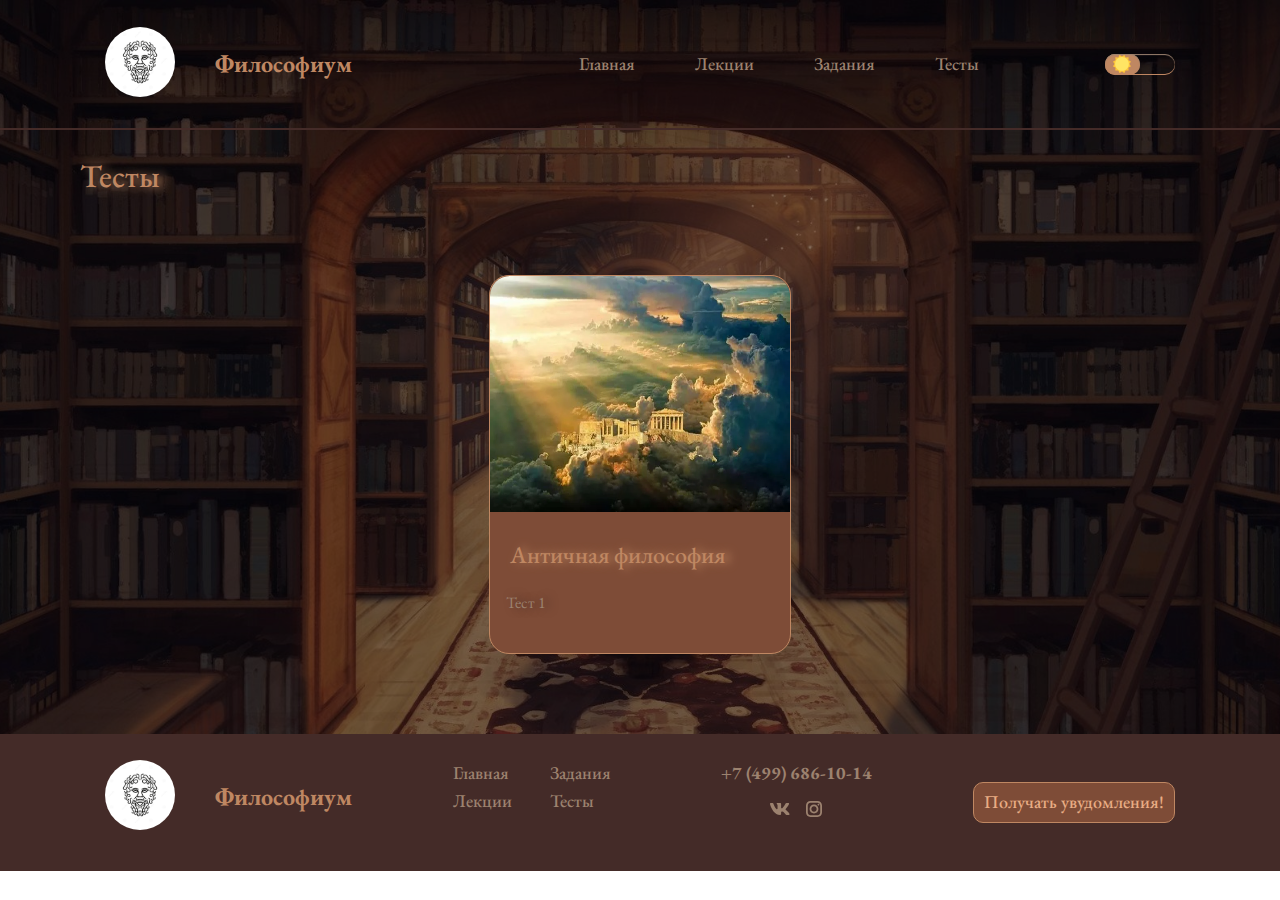
<file: tests.html>
<!DOCTYPE html>
<html lang="ru">
  <head>
    <meta charset="utf-8" />
    <meta http-equiv="X-UA-Compatible" content="IE=edge" />
    <meta name="viewport" content="width=device-width, initial-scale=1.0" />
    <link rel="stylesheet" href="css/normalize.css" />
    <link rel="stylesheet" href="css/style.css" />
    <link rel="stylesheet" title="theme" href="#" />
    <title>Философиум</title>
  </head>
  <body>
    <div class="wrapper night">
      <header class="header">
        <div class="container">
          <nav class="nav">
            <div class="nav-group">
              <a href="./" class="logo">
                <img class="logo-img" src="img/logo.jpg" alt="logo" />
              </a>
              <h2 class="nav-title">Философиум</h2>
            </div>
            <ul class="nav-list">
              <li class="nav-list-item">
                <a href="index.html" class="nav-list-item-link">Главная</a>
              </li>
              <li class="nav-list-item">
                <a href="lectures.html" class="nav-list-item-link">Лекции</a>
              </li>
              <li class="nav-list-item">
                <a href="tasks.html" class="nav-list-item-link">Задания</a>
              </li>
              <li class="nav-list-item">
                <a href="tests.html" class="nav-list-item-link">Тесты</a>
              </li>
            </ul>
            <div class="change-theme-group">
              <input class="input-change-theme" type="checkbox" id="theme" />
              <label class="label-change-sun" for="theme" id="dark">
                <svg class="sun-icon">
                  <use href="img/sprite.svg#sun"></use>
                </svg>
              </label>
              <label class="label-change-moon" for="theme" id="light">
                <svg class="moon-icon">
                  <use href="img/sprite.svg#moon"></use>
                </svg>
              </label>
            </div>
          </nav>
          <!-- /.nav -->
        </div>
        <!-- /.container -->
      </header>
      <!-- /.header -->

      <main class="main">
        <section class="section">
          <div class="container">
            <h2 class="lectures-title">Тесты</h2>
            <div class="lectures-wrapper">
              <a class="lectures-card" href="antiquity-test.html">
                <img
                  class="lectures-img practice"
                  src="img/antiquity.webp"
                  alt="antiquity"
                />
                <h3 class="lectures-card-title">Античная философия</h3>
                <p class="lectures-card-text">Тест 1</p>
              </a>
            </div>
          </div>
          <!-- /.container -->
        </section>
        <!-- /.setion -->
      </main>
      <!-- /.main -->

      <footer class="footer">
        <div class="container footer-container">
          <div class="footer-group">
            <a href="./" class="logo">
              <img class="logo-img" src="img/logo.jpg" alt="logo" />
            </a>
            <h2 class="nav-title">Философиум</h2>
          </div>
          <ul class="footer-list">
            <li class="footer-list-item">
              <a href="index.html" class="footer-list-item-link">Главная</a>
            </li>
            <li class="footer-list-item">
              <a href="lectures.html" class="footer-list-item-link">Лекции</a>
            </li>
            <li class="footer-list-item">
              <a href="tasks.html" class="footer-list-item-link">Задания</a>
            </li>
            <li class="footer-list-item">
              <a href="tests.html" class="footer-list-item-link">Тесты</a>
            </li>
          </ul>
          <ul class="contacts-list">
            <li class="contacts-list-item">
              <a href="tel:+74996861014" class="contacts-list-item-link"
                >+7 (499) 686-10-14</a
              >
            </li>
            <li class="contacts-list-item">
              <ul class="social-list">
                <li class="contacts-list-item">
                  <a href="#" class="social-list-item-link">
                    <svg class="vk-icon" width="24" height="24">
                      <use href="img/sprite.svg#vk"></use>
                    </svg>
                  </a>
                </li>
                <li class="contacts-list-item">
                  <a href="#" class="social-list-item-link">
                    <svg class="inst-icon" width="24" height="24">
                      <use href="img/sprite.svg#inst"></use>
                    </svg>
                  </a>
                </li>
              </ul>
            </li>
          </ul>
          <button class="button-modal">Получать увудомления!</button>
        </div>
      </footer>

      <div class="modal">
        <div class="overlay">
          <div class="container">
            <div class="modal-wrapper">
              <svg class="close-icon">
                <use href="img/sprite.svg#close"></use>
              </svg>
              <h3 class="modal-title">
                Укажите имя и почту, чтобы получать уведомления о новых лекциях
              </h3>
              <form action="#" class="form-modal">
                <div class="input-group-modal">
                  <input
                    type="text"
                    class="input-modal"
                    id="first-input-modal"
                    placeholder=" "
                  />
                  <label for="first-input-modal" class="label-modal">Имя</label>
                  <label
                    for="first-input-modal"
                    class="error-first-label"
                  ></label>
                </div>
                <div class="input-group-modal">
                  <input
                    type="text"
                    class="input-modal"
                    id="second-input-modal"
                    placeholder=" "
                  />
                  <label
                    for="second-input-modal"
                    class="label-modal second-label-modal"
                    >Email</label
                  >
                  <label
                    for="second-input-modal"
                    class="error-second-label"
                  ></label>
                </div>
                <button type="submit" class="button-in-modal">Отправить</button>
              </form>
            </div>
          </div>
        </div>
      </div>

      <div class="modal send-modal">
        <div class="overlay">
          <div class="container">
            <div class="modal-wrapper">
              <svg class="close-icon">
                <use href="img/sprite.svg#close"></use>
              </svg>
              <h3 class="modal-title">Мы отправили письмо на вашу почту!</h3>
            </div>
          </div>
        </div>
      </div>
    </div>
    <!-- /.wrapper -->
    <script src="js/theme.js"></script>
    <script src="js/modal.js"></script>
  </body>
</html>
</file>
<file: css/style.css>
@import url("https://fonts.googleapis.com/css2?family=EB+Garamond:wght@400;700&display=swap");

* {
  box-sizing: border-box;
}

body {
  font-family: "EB Garamond", serif;
}

.wrapper {
  position: relative;
  width: 100%;
  height: 100%;
  background-color: rgba(0, 0, 0, 0.5);
}

.wrapper.night::before {
  position: absolute;
  content: "";
  width: 100%;
  height: 100%;
  background-image: url("../img/bg.jpg");
  background-size: cover;
  background-repeat: no-repeat;
  background-position: center 0;
  z-index: -1;
}

.header {
  border-bottom: 2px solid #442b28;
}

.container {
  width: 70rem;
  margin: auto;
}

.nav {
  display: flex;
  align-items: center;
  justify-content: space-between;
  /* gap: 2.1875rem; */
  padding: 1.5625rem;
}

.nav-group,
.footer-group {
  display: flex;
  align-items: center;
  gap: 2.5rem;
}

.nav-title {
  font-size: 1.5rem;
  font-style: normal;
  font-weight: 700;
  line-height: 160%;
  color: #bf8762;
}

.nav-list {
  display: flex;
  align-items: center;
  gap: 2.5rem;
  margin: 0;
  margin-left: 6.25rem;
  padding: 0;
  list-style: none;
}

.logo-img {
  width: 4.375rem;
  height: 4.375rem;
  border-radius: 50%;
  object-fit: cover;
  object-position: 0 -0;
}

.nav-list-item-link,
.next {
  padding: 0.3125rem 0.625rem;
  font-size: 1.125rem;
  font-style: normal;
  font-weight: 500;
  line-height: 160%;
  color: #9c826f;
  text-decoration: none;
  transition: 0.5s;
}

.next {
  border: 1px solid transparent;
}

.main-title {
  text-align: center;
  font-style: normal;
  font-weight: 500;
  font-size: 5rem;
  line-height: 120%;
  color: #bf8762;
  text-shadow: 0.3125rem 0 0.625rem #bf8762;
}

.epicurus-img {
  width: 12.5rem;
  height: 15.625rem;
  border: 0.0625rem solid #bf8762;
  box-shadow: 0.3125rem 0 0.625rem #bf8762;
  border-radius: 1.25rem;
}

.blockquote-wrapper {
  display: flex;
  flex-direction: column;
}

.blockquote {
  width: 18.75rem;
  margin: 0;
  font-weight: 500;
  font-style: italic;
  font-size: 1rem;
  line-height: 120%;
  color: #9c826f;
  text-shadow: 0.3125rem 0 0.625rem #9c826f, 10px 0 20px #9c826f;
}

.author {
  margin-right: 0.9375rem;
  font-weight: 500;
  font-style: italic;
  font-size: 1rem;
  line-height: 120%;
  color: #9c826f;
  text-shadow: 0.3125rem 0 0.625rem #9c826f, 10px 0 20px #9c826f;
  align-self: flex-end;
}

.section-wrapper {
  margin-top: 5rem;
  display: flex;
  align-items: center;
  justify-content: center;
  gap: 3.125rem;
}

.main-text-wrapper {
  margin-top: 5rem;
  display: flex;
  flex-direction: column;
  justify-content: center;
  align-items: center;
  padding-bottom: 2.5rem;
}

.main-text {
  width: 42.75rem;
  margin: 0;
  margin-bottom: 2.5rem;
  padding: 1.875rem;
  font-weight: 500;
  font-style: normal;
  font-size: 1.125rem;
  line-height: 120%;
  border: 1px solid #442b28;
  color: #9c826f;
  text-shadow: 0.3125rem 0 0.625rem #442b28;
  box-shadow: 0.3125rem 0 0.625rem #442b28;
  background-color: #7e4c37;
  border-radius: 1.25rem;
}

.footer-container {
  display: flex;
  align-items: flex-start;
  justify-content: space-between;
  padding: 1.5625rem;
}

.footer {
  background-color: #442b28;
}

.footer-list {
  columns: 2;
  vertical-align: middle;
  margin: 0;
  padding: 0;
  list-style: none;
}

.contacts-list-item {
  margin-bottom: 0.625rem;
}

.social-list {
  display: flex;
  align-items: center;
  justify-content: center;
  margin: 0;
  padding: 0;
  list-style: none;
  gap: 0.625rem;
}

.footer-list-item-link,
.contacts-list-item-link {
  padding: 0.3125rem 0.625rem;
  font-size: 1.125rem;
  font-style: normal;
  font-weight: 500;
  line-height: 160%;
  color: #9c826f;
  text-decoration: none;
  transition: 0.5s;
}

.contacts-list {
  padding: 0;
  margin: 0;
  list-style: none;
}

.contacts-list-item-link {
  font-weight: 700;
}

.lectures-title {
  font-style: normal;
  font-weight: 500;
  font-size: 2rem;
  line-height: 120%;
  color: #bf8762;
  text-shadow: 0.3125rem 0 0.625rem #bf8762;
}

.lectures-wrapper {
  display: flex;
  align-items: center;
  justify-content: center;
  margin-top: 5rem;
  margin-bottom: 5rem;
  gap: 0.9375rem;
}

.cards-wrapper {
  display: flex;
  align-items: center;
  justify-content: space-between;
  margin-top: 5rem;
  margin-bottom: 5rem;
}

.lectures-card {
  border: 1px solid #bf8762;
  border-radius: 1.25rem;
  background-color: #7e4c37;
  text-decoration: none;
  height: auto;
}

.lectures-img {
  width: 18.75rem;
  height: 18.75rem;
  border-radius: 1.25rem 1.25rem 0 0;
}

.lectures-card-title {
  padding-left: 1.25rem;
  font-style: normal;
  font-weight: 500;
  font-size: 1.5rem;
  line-height: 120%;
  color: #bf8762;
  text-shadow: 0.3125rem 0 0.625rem #bf8762;
}

.lectures-card-text {
  padding: 0 1rem 1.5rem 1rem;
  width: 18.75rem;
  font-style: normal;
  font-weight: 400;
  font-size: 1rem;
  line-height: 120%;
  color: #9c826f;
  text-shadow: 0.3125rem 0 0.625rem #442b28;
}

.middle-age {
  object-fit: cover;
}

.practice {
  height: 14.75rem;
}

.background-wrapper {
  background-image: url("../img/background.jpg");
  background-size: cover;
  background-repeat: no-repeat;
  background-position: center 0;
  width: 40rem;
  margin: 6.25rem auto;
  box-shadow: 0.3125rem 0 0.625rem #bf8762;
}

.antiquity-title {
  width: 31.25rem;
  margin: auto;
  padding: 1.875rem;
  text-align: center;
  font-style: normal;
  font-weight: 600;
  font-size: 1.5rem;
  line-height: 120%;
  color: #37180d;
}

.antiquity-list {
  width: 31.25rem;
  margin: auto;
  padding: 0;
}

.antiquity-item-text {
  padding-left: 0.9375rem;
  font-style: normal;
  font-weight: 400;
  font-size: 1.2rem;
  line-height: 150%;
  color: #37180d;
}

.antiquity-text {
  width: 31.25rem;
  margin: auto;
  margin-top: 1.25rem;
  text-indent: 0.9375rem;
  font-style: normal;
  font-weight: 400;
  font-size: 1.2rem;
  line-height: 150%;
  color: #37180d;
}

.antiquity-text:last-child {
  padding-bottom: 1.875rem;
}

.background-wrapper-tasks {
  background-size: 77.5rem;
}

.background-wrapper-tests {
  padding: 1.25rem;
  background-size: 77.5rem;
  display: flex;
  flex-direction: column;
  justify-content: center;
  align-items: center;
  height: 284px;
}

.antiquity-list-task {
  padding-bottom: 1.875rem;
}

.prev-button {
  order: -1;
  background: none;
  border: none;
}

.next-button {
  order: 1;
  background: none;
  border: none;
}

.prev-arrow-icon {
  width: 2.1875rem;
  height: 2.1875rem;
}

.next-arrow-icon {
  width: 2.1875rem;
  height: 2.1875rem;
}

.input-change-theme {
  visibility: hidden;
}

.change-theme-group {
  position: relative;
  width: 4.375rem;
  height: 1.25rem;
  background-color: none;
  border-radius: 3.125rem;
  box-shadow: inset 0 0.0625rem 0.0625rem #9c826f, 0 0.0625rem 0 #bf8762;
}

.label-change-sun {
  position: absolute;
  top: 0;
  left: 0;
  width: 2.1875rem;
  height: 1.25rem;
  background-color: #bf8762;
  border-radius: 3.125rem;
  box-shadow: inset 0 0.0625rem 0.0625rem #9c826f, 0 0.0625rem 0 #bf8762;
  cursor: pointer;
}

.label-change-moon {
  display: none;
  position: absolute;
  top: 0;
  right: 0;
  width: 2.1875rem;
  height: 1.25rem;
  background-color: rgb(52, 50, 50);
  border-radius: 3.125rem;
  box-shadow: inset 0 0.0625rem 0.0625rem #9c826f, 0 0.0625rem 0 #bf8762;
  cursor: pointer;
}

.sun-icon {
  position: absolute;
  left: 0.5rem;
  top: 0.0625rem;
  width: 1.125rem;
  height: 1.125rem;
}

.moon-icon {
  position: absolute;
  right: 0.5rem;
  top: 0.0625rem;
  width: 1.125rem;
  height: 1.125rem;
}

.button-modal {
  align-self: center;
  padding: 0.3125rem 0.625rem;
  font-size: 1.125rem;
  font-style: normal;
  font-weight: 500;
  line-height: 160%;
  color: #bf8762;
  text-decoration: none;
  transition: 0.5s;
  border: 1px solid #bf8762;
  border-radius: 10px;
  cursor: pointer;
  background-color: #7e4c37;
}

.modal {
  visibility: hidden;
}

.overlay {
  position: absolute;
  top: 0;
  left: 0;
  width: 100%;
  height: 100%;
  background-color: rgba(0, 0, 0, 0.5);
}

.modal-wrapper {
  position: fixed;
  top: 50%;
  left: 50%;
  width: 42.75rem;
  padding: 1.875rem 1.875rem;
  transform: translate(-50%, -50%);
  background-color: #442b28;
  border-radius: 0.9375rem;
  padding-bottom: 3.375rem;
}

.modal-is-open {
  animation-name: appearance;
  animation-duration: 1.5s;
}

.label-test {
  padding-left: 0.9375rem;
  font-style: normal;
  font-weight: 400;
  font-size: 1.2rem;
  line-height: 150%;
  color: #37180d;
}

.answers-group {
  display: flex;
  flex-direction: column;
  gap: 0.625rem;
}

.test-btn-group {
  display: flex;
  align-items: center;
  justify-content: center;
  gap: 0.9375rem;
  margin: 30px 0;
}

.test-btn-prev,
.test-btn-next {
  padding: 0 0.625rem;
  font-style: normal;
  font-weight: 400;
  font-size: 1.2rem;
  line-height: 150%;
  color: #e9ac84;
  background-color: #7e4c37;
  border-radius: 0.625rem;
  cursor: pointer;
  border: 1px solid #7e4c37;
}

@keyframes appearance {
  0% {
    top: -400px;
  }

  100% {
    top: 50%;
  }
}

.form-modal {
  display: flex;
  flex-direction: column;
  align-items: center;
  justify-content: center;
  gap: 1.25rem;
}

.input-modal {
  width: 15rem;
  height: 2.5rem;
  padding: 0.9375rem;
  border: 2px solid #e9ac84;
  border-radius: 0.625rem;
  color: #9c826f;
}

.input-modal:focus {
  outline: none;
  border: 4px solid #e9ac84;
}

.input-modal:focus ~ .label-modal,
.input-modal:not(:placeholder-shown).input-modal:not(:focus) ~ .label-modal {
  display: none;
}

.modal-title {
  text-align: center;
  font-size: 1.5rem;
  font-style: normal;
  font-weight: 700;
  line-height: 160%;
  color: #bf8762;
}

.close-icon {
  position: absolute;
  top: 0.9375rem;
  right: 0.9375rem;
  width: 1.5625rem;
  height: 1.5625rem;
  cursor: pointer;
}

.input-group-modal {
  position: relative;
}

.label-modal {
  position: absolute;
  left: 0.9375rem;
  top: 0.375rem;
  font-size: 1.125rem;
  font-style: normal;
  font-weight: 500;
  line-height: 160%;
  color: #9c826f;
}

.button-in-modal {
  width: 15rem;
  height: 2.5rem;
  border: 2px solid #e9ac84;
  border-radius: 0.625rem;
  font-size: 1.125rem;
  font-style: normal;
  font-weight: 500;
  color: #e9ac84;
  background-color: #7e4c37;
  cursor: pointer;
}

.error-first-label,
.error-second-label {
  position: absolute;
  left: 0.9375rem;
  top: -1.7rem;
  font-size: 1.125rem;
  font-style: normal;
  font-weight: 500;
  line-height: 160%;
  color: #ff3c3c;
}

.start-test-btn {
  align-self: center;
  padding: 0.3125rem 0.625rem;
  font-size: 1.125rem;
  font-style: normal;
  font-weight: 500;
  line-height: 160%;
  color: #e9ac84;
  text-decoration: none;
  transition: 0.5s;
  border: 1px solid #bf8762;
  border-radius: 10px;
  cursor: pointer;
  background-color: #7e4c37;
}

.question-title {
  font-size: 1.25rem;
  font-style: normal;
  font-weight: 700;
  line-height: 160%;
  color: #442b28;
}

.antiquity-item-text[type="radio"] {
  display: none;
}

.antiquity-item-text[type="radio"]:checked + .label-test {
  color: #442b28;
  text-shadow: 0.3125rem 0 0.625rem #442b28, 25px 0 50px #442b28,
    100px 0 200px #442b28;
}

.label-test::before {
  content: "";
  display: inline-flex;
  margin-right: 0.9375rem;
  width: 15px;
  height: 15px;
  background-image: url(../img/radio_not_check.png);
  background-size: 100%;
}

.antiquity-item-text[type="radio"]:checked + .label-test::before {
  background-image: url(../img/radio_check.png);
}

.answer-input-group {
  position: relative;
}

.error-label-test {
  position: absolute;
  display: none;
  left: 30px;
  top: -25px;
  padding-left: 0.9375rem;
  font-style: normal;
  font-weight: 400;
  font-size: 1.2rem;
  line-height: 150%;
  color: red;
}

.test-btn-back {
  text-decoration: none;
}

@media (min-width: 992px) {
  .nav-list-item-link:hover,
  .footer-list-item-link:hover,
  .contacts-list-item-link:hover {
    color: #bf8762;
    text-shadow: 0.3125rem 0 0.625rem #bf8762;
  }

  .nav-list-item:hover .nav-list-item-link {
    border-bottom: 0.0625rem solid #bf8762;
    border-radius: 0.625rem;
  }

  .next:hover {
    color: #bf8762;
    text-shadow: 0.3125rem 0 0.625rem #bf8762, 25px 0 50px #bf8762,
      100px 0 200px #bf8762;
    border-bottom: 0.0625rem solid #bf8762;
    border-radius: 0.625rem;
  }

  .lectures-card:hover {
    box-shadow: 0.3125rem 0 0.625rem #bf8762;
    transform: translateY(-5px);
  }

  .prev-arrow-icon:hover {
    cursor: pointer;
    box-shadow: 0.3125rem 0 0.625rem #bf8762;
    transform: translateY(-5px);
    border-radius: 50%;
  }

  .next-arrow-icon:hover {
    cursor: pointer;
    box-shadow: 0.3125rem 0 0.625rem #bf8762;
    transform: translateY(-5px);
    border-radius: 50%;
  }

  .button-modal:hover {
    box-shadow: 0.3125rem 0 0.625rem #bf8762;
    text-shadow: 0.3125rem 0 0.625rem #bf8762;
    transform: translateY(-5px);
    text-shadow: 0.3125rem 0 0.625rem #bf8762, 25px 0 50px #bf8762,
      100px 0 200px #bf8762;
  }

  .button-in-modal:hover {
    transform: translateY(-5px);
  }

  .close-icon:hover {
    transform: translateY(-5px);
  }

  .start-test-btn:hover,
  .test-btn-prev:hover,
  .test-btn-next:hover {
    transform: translateY(-5px);
  }

  .label-test:hover {
    cursor: pointer;
    text-shadow: 0.3125rem 0 0.625rem #442b28, 25px 0 50px #442b28,
      100px 0 200px #442b28;
    color: #442b28;
  }

  .label-test:hover.label-test::before {
    box-shadow: inset 2px 2px 7px #442b28;
    border-radius: 3.125rem;
  }
}
</file>
